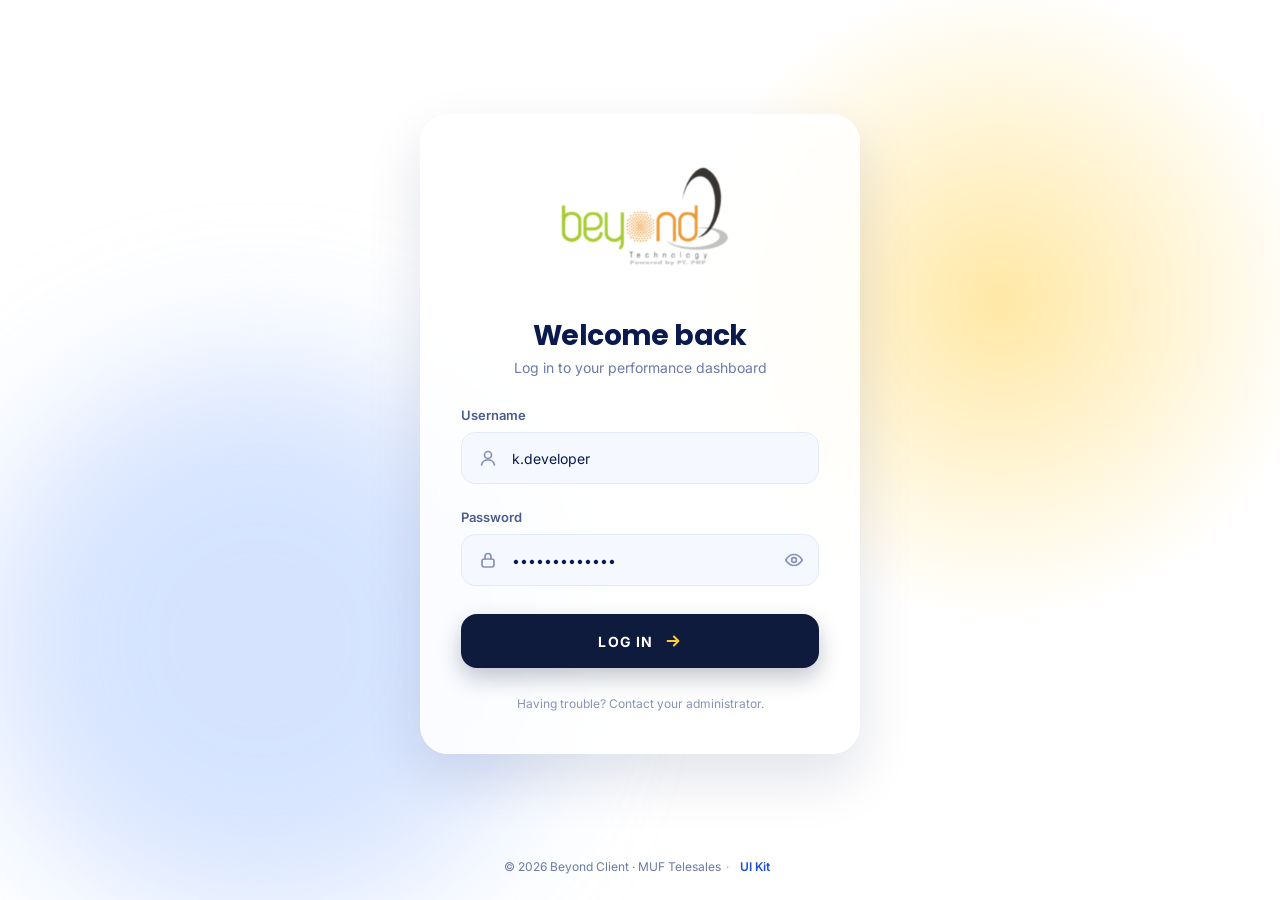
<file: index.html>
<!doctype html>
<html lang="en">
<head>
<meta charset="utf-8">
<meta name="viewport" content="width=device-width, initial-scale=1, viewport-fit=cover">
<title>Beyond Client — MUF Telesales Dashboard</title>
<meta name="description" content="Beyond Client performance dashboard for MUF Telesales.">
<meta name="theme-color" content="#0F1B3D">
<link rel="icon" href="data:image/svg+xml,%3Csvg xmlns='http://www.w3.org/2000/svg' viewBox='0 0 36 36'%3E%3Cdefs%3E%3ClinearGradient id='g' x1='0' y1='0' x2='1' y2='1'%3E%3Cstop offset='0' stop-color='%23FFE27A'/%3E%3Cstop offset='1' stop-color='%23FFB800'/%3E%3C/linearGradient%3E%3C/defs%3E%3Crect width='36' height='36' rx='11' fill='url(%23g)'/%3E%3Ctext x='18' y='25' font-family='Poppins,Arial' font-weight='700' font-size='20' text-anchor='middle' fill='%230F1B3D'%3EB%3C/text%3E%3C/svg%3E">
<link rel="preconnect" href="https://fonts.googleapis.com">
<link rel="preconnect" href="https://fonts.gstatic.com" crossorigin>
<link href="https://fonts.googleapis.com/css2?family=Inter:wght@400;500;600;700&family=Poppins:wght@600;700&display=swap" rel="stylesheet">
<link rel="stylesheet" href="styles.css">
</head>
<body>

<!-- ============ LOGIN ============ -->
<main id="login" class="login">
  <div class="glow glow-a" aria-hidden="true"></div>
  <div class="glow glow-b" aria-hidden="true"></div>
  <section class="login-card" id="loginCard" aria-labelledby="loginTitle">
    <img class="login-art" src="assets/login-art.png" width="192" height="136" alt="">
    <div class="login-head">
      <h1 id="loginTitle">Welcome back</h1>
      <p>Log in to your performance dashboard</p>
    </div>
    <form class="login-form" id="loginForm" novalidate>
      <div class="field">
        <label for="user">Username</label>
        <div class="input" id="userBox">
          <svg viewBox="0 0 20 20" fill="none" stroke="currentColor" stroke-width="1.7" stroke-linecap="round" stroke-linejoin="round" aria-hidden="true"><circle cx="10" cy="7" r="3.5"/><path d="M3.5 17c.6-3.2 3.2-5 6.5-5s5.9 1.8 6.5 5"/></svg>
          <input id="user" name="user" type="text" autocomplete="username" placeholder="Enter your username" value="k.developer" spellcheck="false">
        </div>
        <div class="field-err" id="userErr" role="alert"></div>
      </div>
      <div class="field">
        <label for="pass">Password</label>
        <div class="input" id="passBox">
          <svg viewBox="0 0 20 20" fill="none" stroke="currentColor" stroke-width="1.7" stroke-linecap="round" stroke-linejoin="round" aria-hidden="true"><rect x="4" y="9" width="12" height="8" rx="2.2"/><path d="M7 9V6.5a3 3 0 0 1 6 0V9"/></svg>
          <input id="pass" name="pass" type="password" autocomplete="current-password" placeholder="Enter your password" value="demo-password">
          <button type="button" class="eye" id="eye" aria-label="Show password" aria-pressed="false">
            <svg id="eyeIco" width="18" height="18" viewBox="0 0 20 20" fill="none" stroke="currentColor" stroke-width="1.7" stroke-linecap="round" stroke-linejoin="round" aria-hidden="true"><path d="M1.8 10S5 4.5 10 4.5 18.2 10 18.2 10 15 15.5 10 15.5 1.8 10 1.8 10Z"/><circle cx="10" cy="10" r="2.4"/></svg>
          </button>
        </div>
        <div class="field-err" id="passErr" role="alert"></div>
      </div>
      <button class="btn-login" id="loginBtn" type="submit">
        <span class="spin" aria-hidden="true"></span>
        <span id="loginLbl">LOG IN</span>
        <svg class="arr" viewBox="0 0 20 20" fill="none" stroke="currentColor" stroke-width="2.2" stroke-linecap="round" stroke-linejoin="round" aria-hidden="true"><path d="M4 10h12M11 5l5 5-5 5"/></svg>
      </button>
    </form>
    <p class="login-help">Having trouble? Contact your administrator.</p>
  </section>
  <footer class="login-foot">© 2026 Beyond Client · MUF Telesales <span class="foot-sep" aria-hidden="true">·</span> <a class="foot-link" href="ui-kit.html">UI Kit</a></footer>
</main>

<!-- ============ LOADING SKELETON (full screen) ============ -->
<div id="skScreen" class="page" hidden>
  <div class="glow glow-sun" aria-hidden="true"></div>
  <div class="glow glow-cyan" aria-hidden="true"></div>
  <div class="shell" id="skInner" role="status" aria-label="Loading dashboard"></div>
</div>

<!-- ============ DASHBOARD ============ -->
<div id="app" class="page" hidden>
  <div class="glow glow-sun" aria-hidden="true"></div>
  <div class="glow glow-cyan" aria-hidden="true"></div>
  <div class="glow glow-sun2" aria-hidden="true"></div>

  <div class="shell">
    <header class="nav">
      <div class="brand">
        <div class="logo" aria-hidden="true">B</div>
        <div class="brand-t">
          <div class="brand-n">Beyond Client</div>
          <div class="brand-s">MUF Telesales Dashboard</div>
        </div>
      </div>
      <div class="nav-right">
        <div class="pill opt"><span class="dot"></span><span>LAST UPDATE : 14:03:29</span></div>
        <div class="pill opt opt2">MUF</div>
        <div class="anchor" id="dateAnchor">
          <button class="pill num" id="dateBtn" aria-haspopup="dialog" aria-expanded="false" aria-label="Choose date">2026-11-03</button>
        </div>
        <div class="anchor" id="campAnchor">
          <button class="pill" id="campBtn" aria-haspopup="menu" aria-expanded="false">
            <span id="campLbl">MUF TELESALES</span>
            <svg class="chev" viewBox="0 0 16 16" fill="none" stroke="currentColor" stroke-width="2" stroke-linecap="round" stroke-linejoin="round" aria-hidden="true"><path d="M3.5 6l4.5 4.5L12.5 6"/></svg>
          </button>
        </div>
        <button class="btn-logout" id="logoutBtn">
          <svg viewBox="0 0 16 16" fill="none" stroke="currentColor" stroke-width="1.8" stroke-linecap="round" stroke-linejoin="round" aria-hidden="true"><path d="M6.5 2.5h-2a1.5 1.5 0 0 0-1.5 1.5v8a1.5 1.5 0 0 0 1.5 1.5h2M10 5l3 3-3 3M13 8H6.5"/></svg>
          Logout
        </button>
      </div>
    </header>

    <div class="ph">
      <div class="ph-l">
        <div class="eyebrow" id="eyebrow">TUESDAY, 3 NOVEMBER 2026</div>
        <h1 class="title">Performance Overview</h1>
      </div>
      <div class="tabs" id="tabs" role="tablist" aria-label="Team leader">
        <span class="tab-ind" id="tabInd" aria-hidden="true"></span>
        <button class="tab" role="tab" aria-selected="true" data-tab="0">Summary</button>
        <button class="tab" role="tab" aria-selected="false" data-tab="1">TL 1</button>
        <button class="tab" role="tab" aria-selected="false" data-tab="2">TL 2</button>
        <button class="tab" role="tab" aria-selected="false" data-tab="3">TL 3</button>
      </div>
    </div>

    <div class="content" id="content"></div>

    <footer class="foot">
      <span>© 2026 Beyond Client · MUF Telesales <span class="foot-sep" aria-hidden="true">·</span> <a class="foot-link" href="ui-kit.html?from=dashboard">UI Kit</a></span>
      <span id="footR">Data updated 14:03:29 · TL_Developer</span>
    </footer>
  </div>
</div>

<div id="layer"></div>

<script src="data.js"></script>
<script src="app.js"></script>
</body>
</html>
</file>
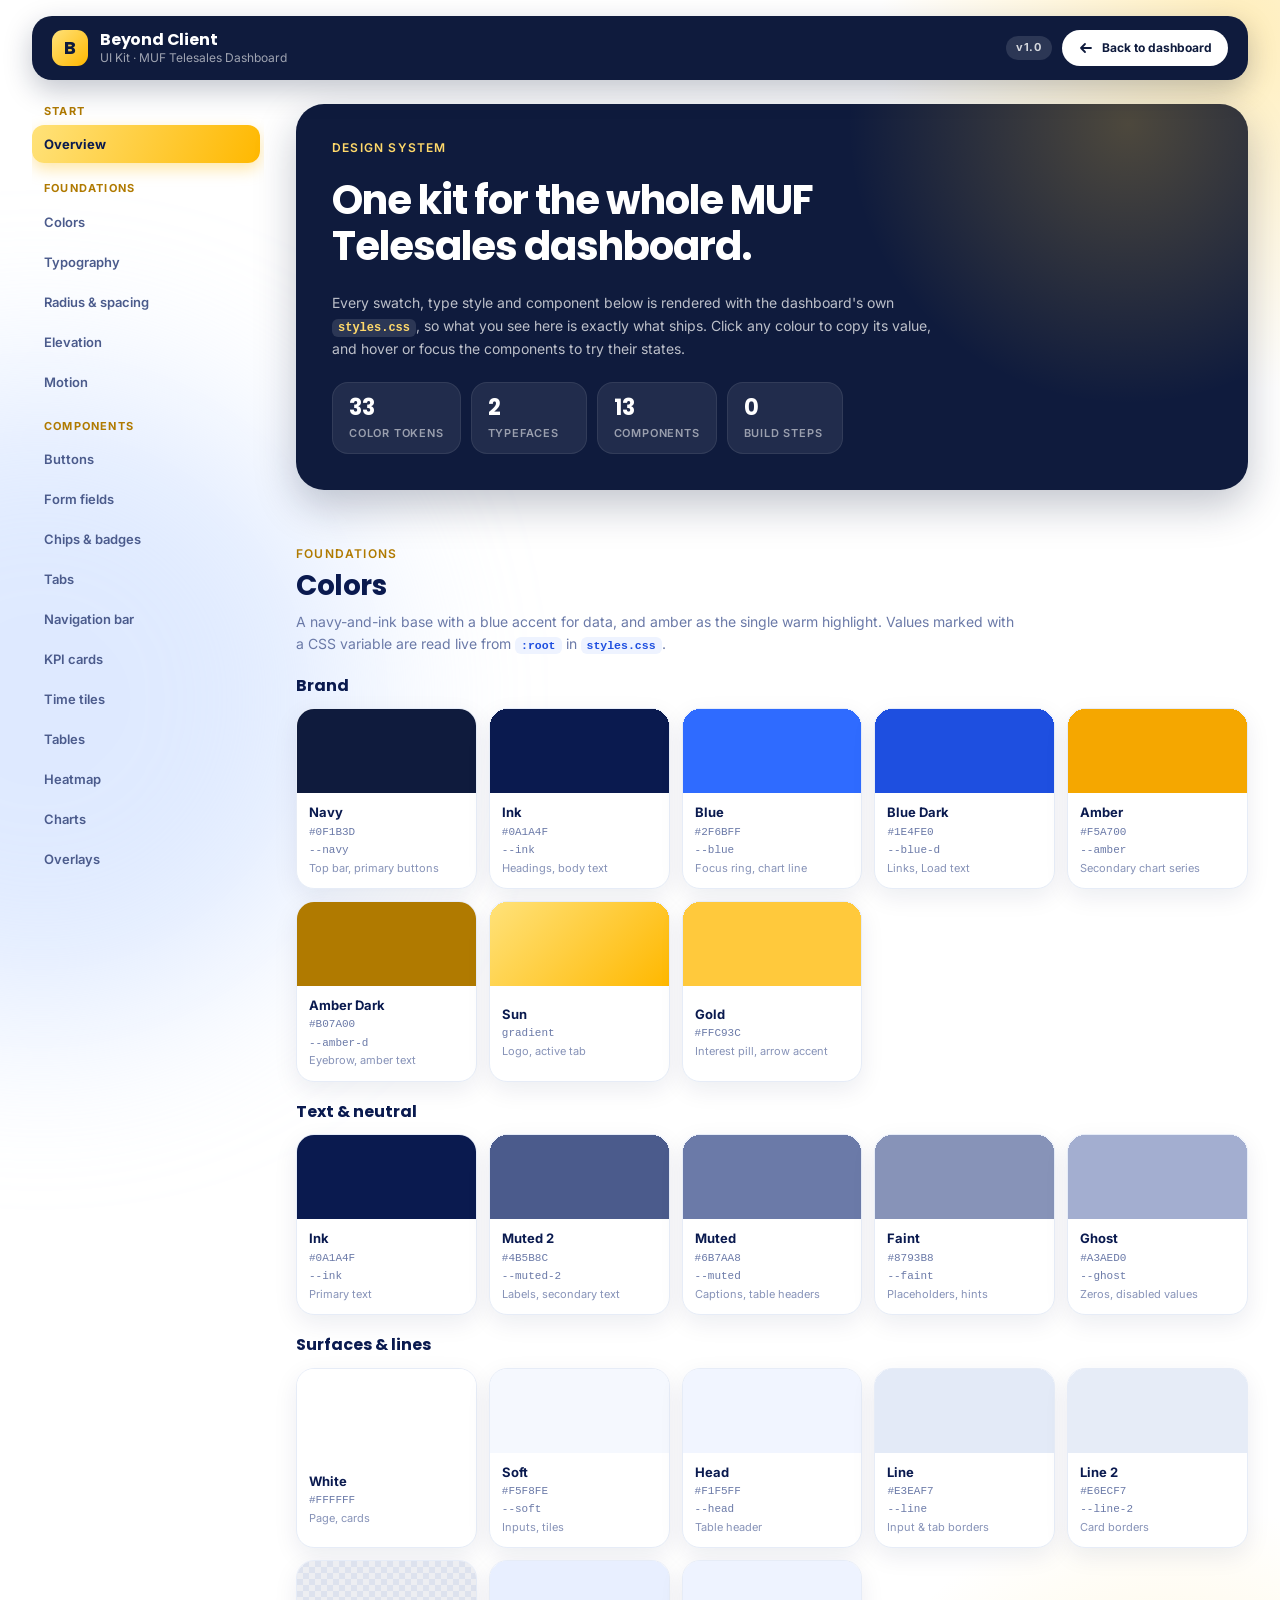
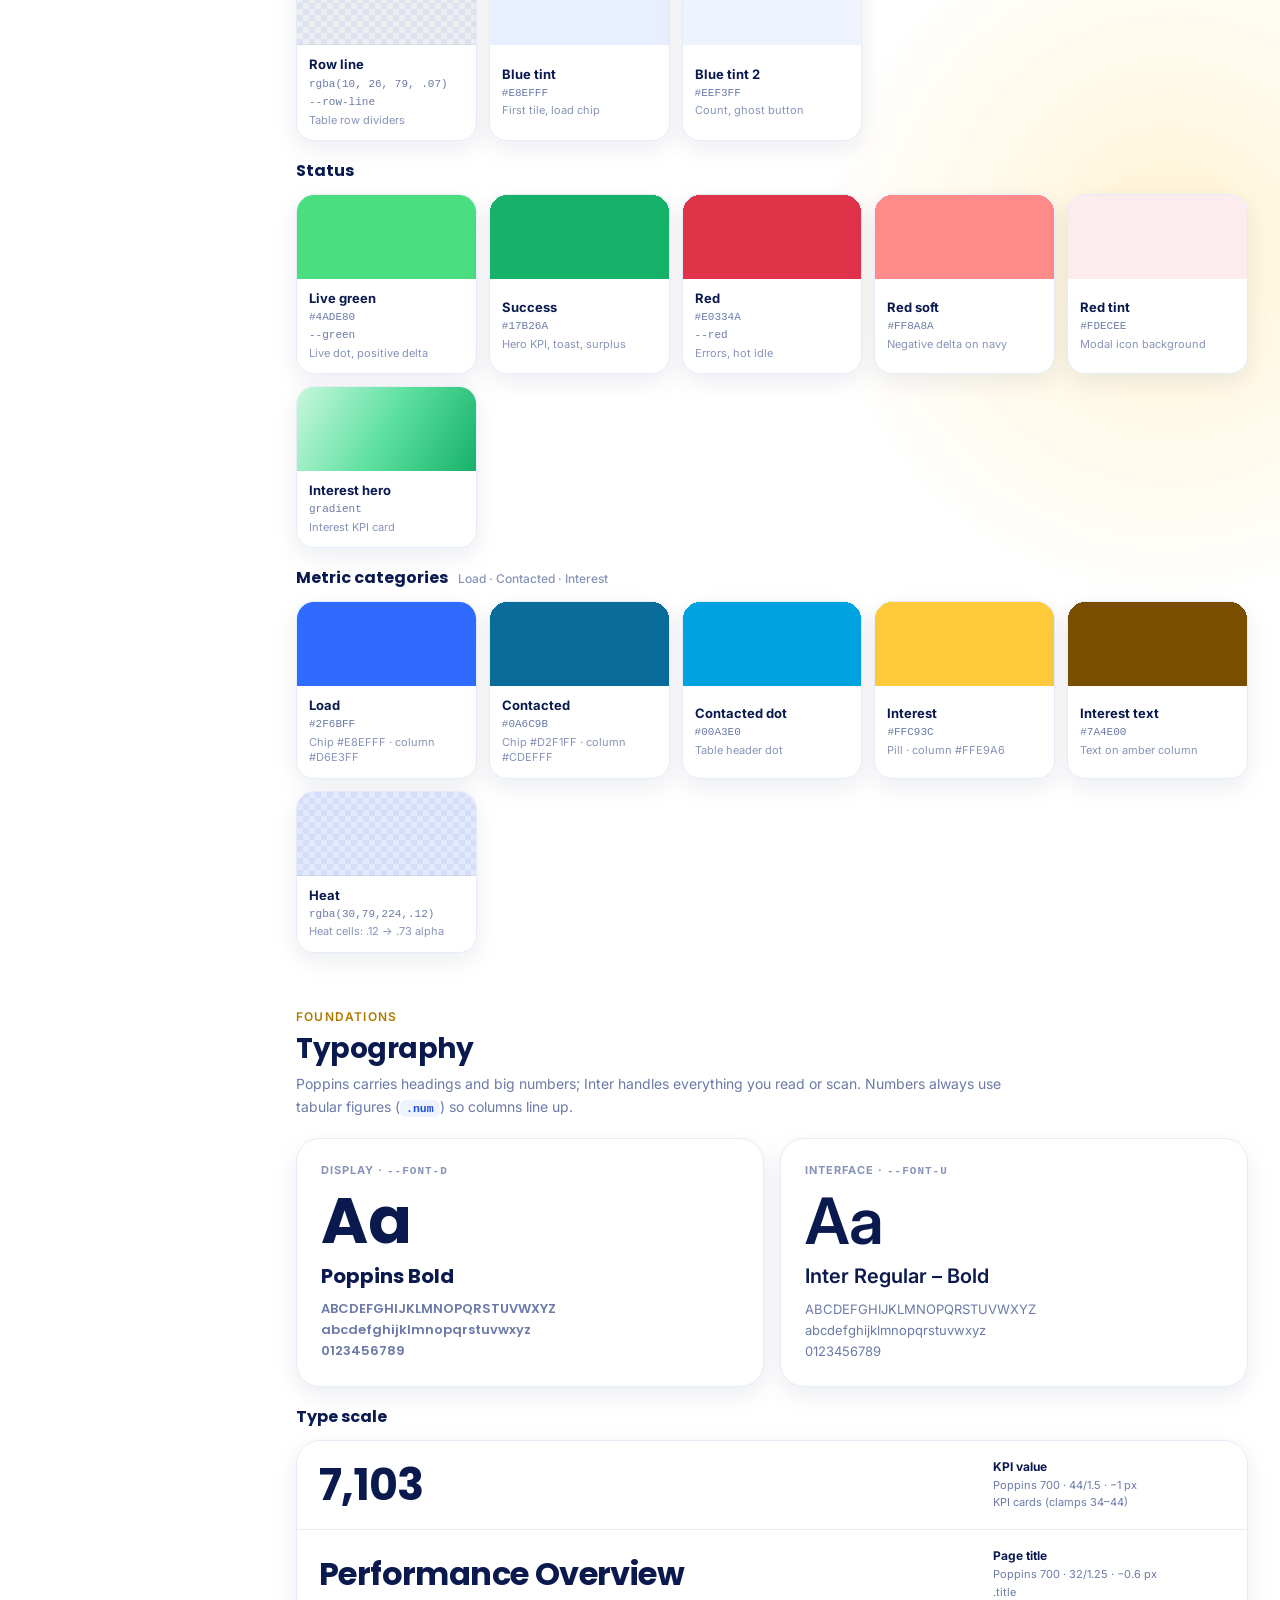
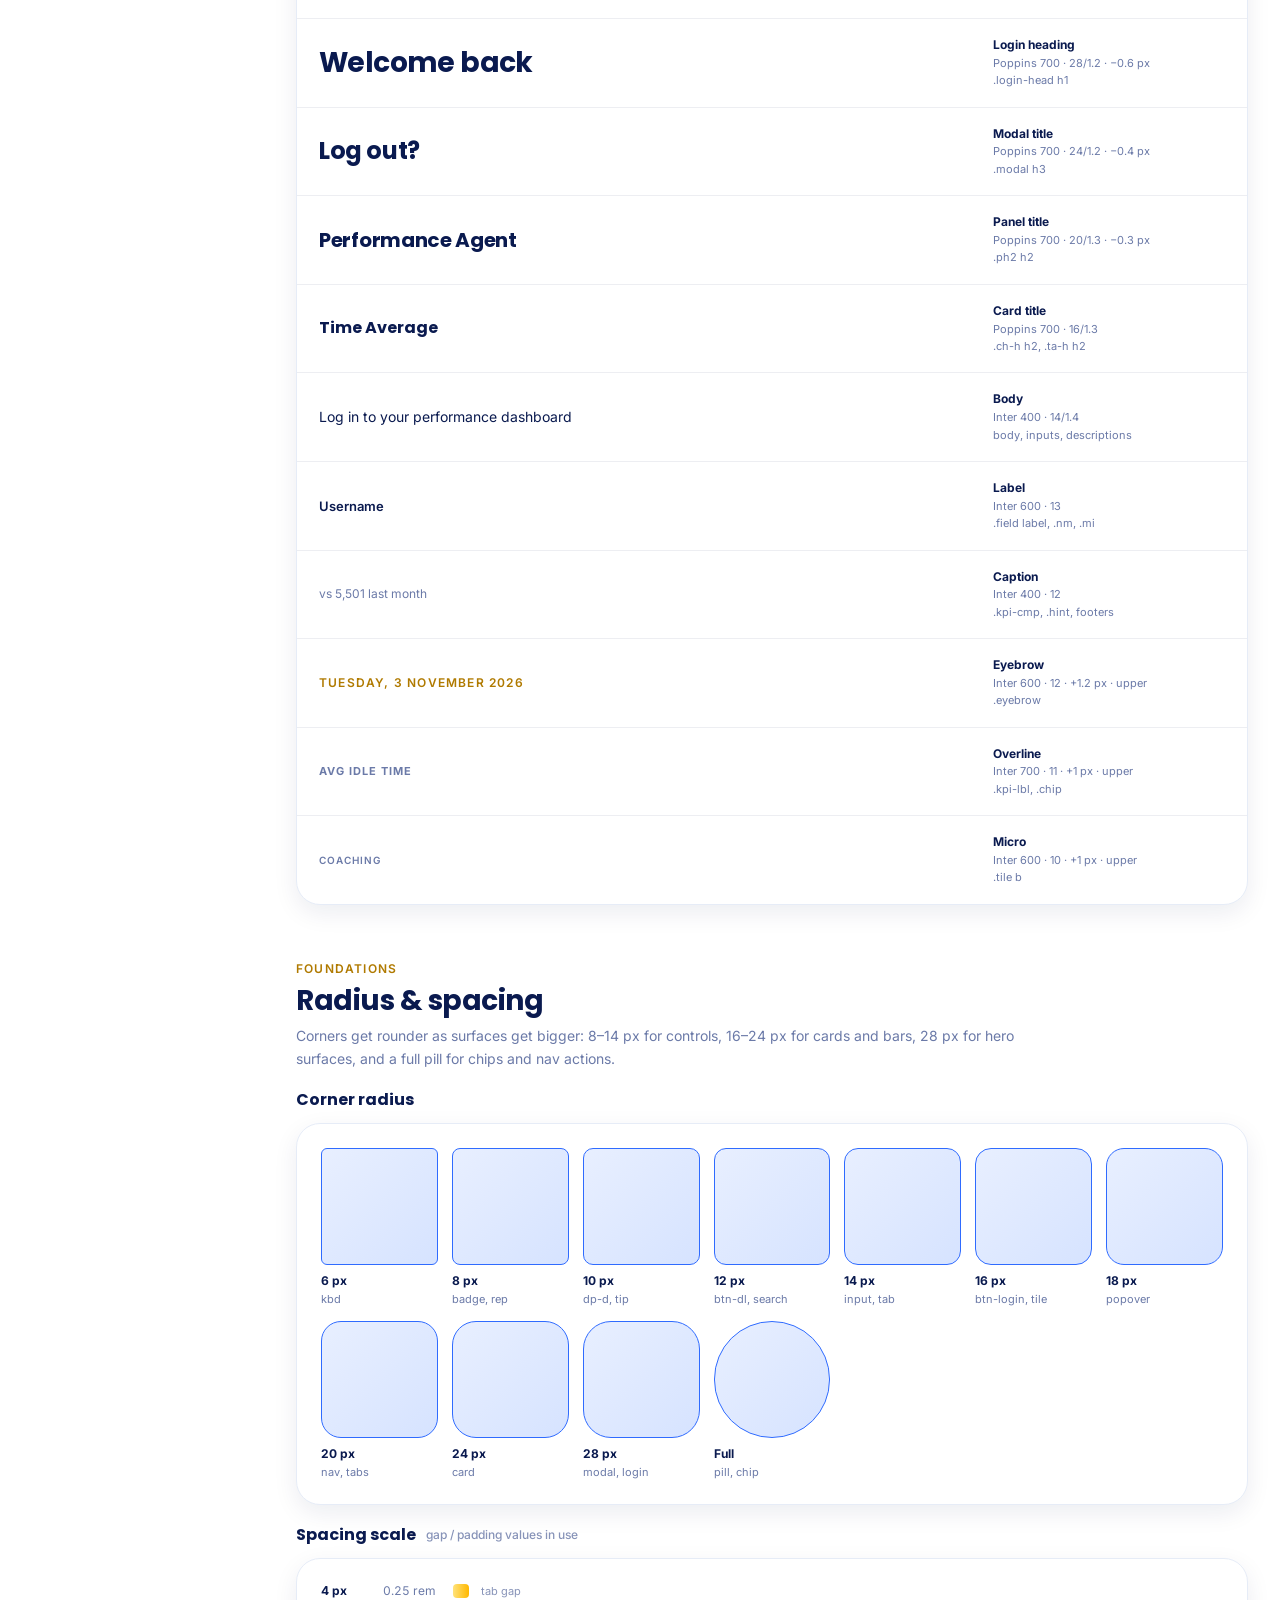
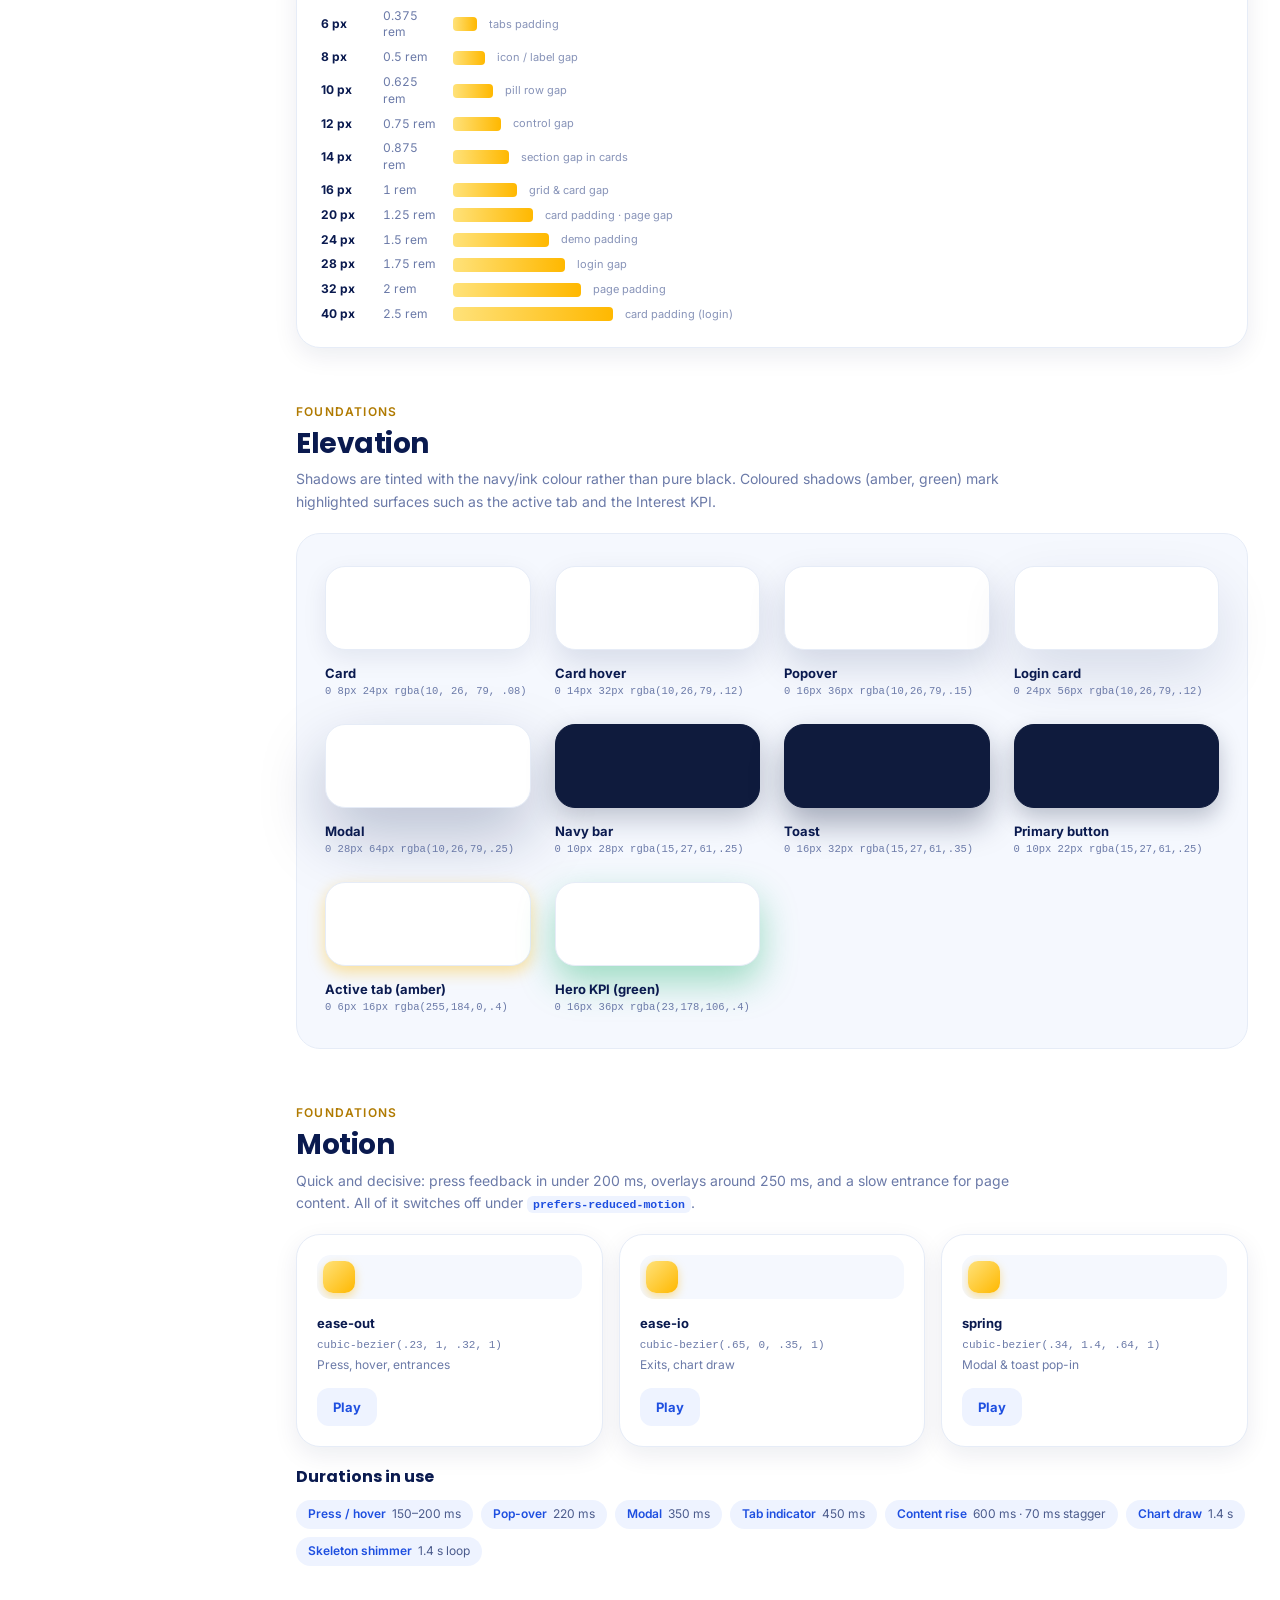
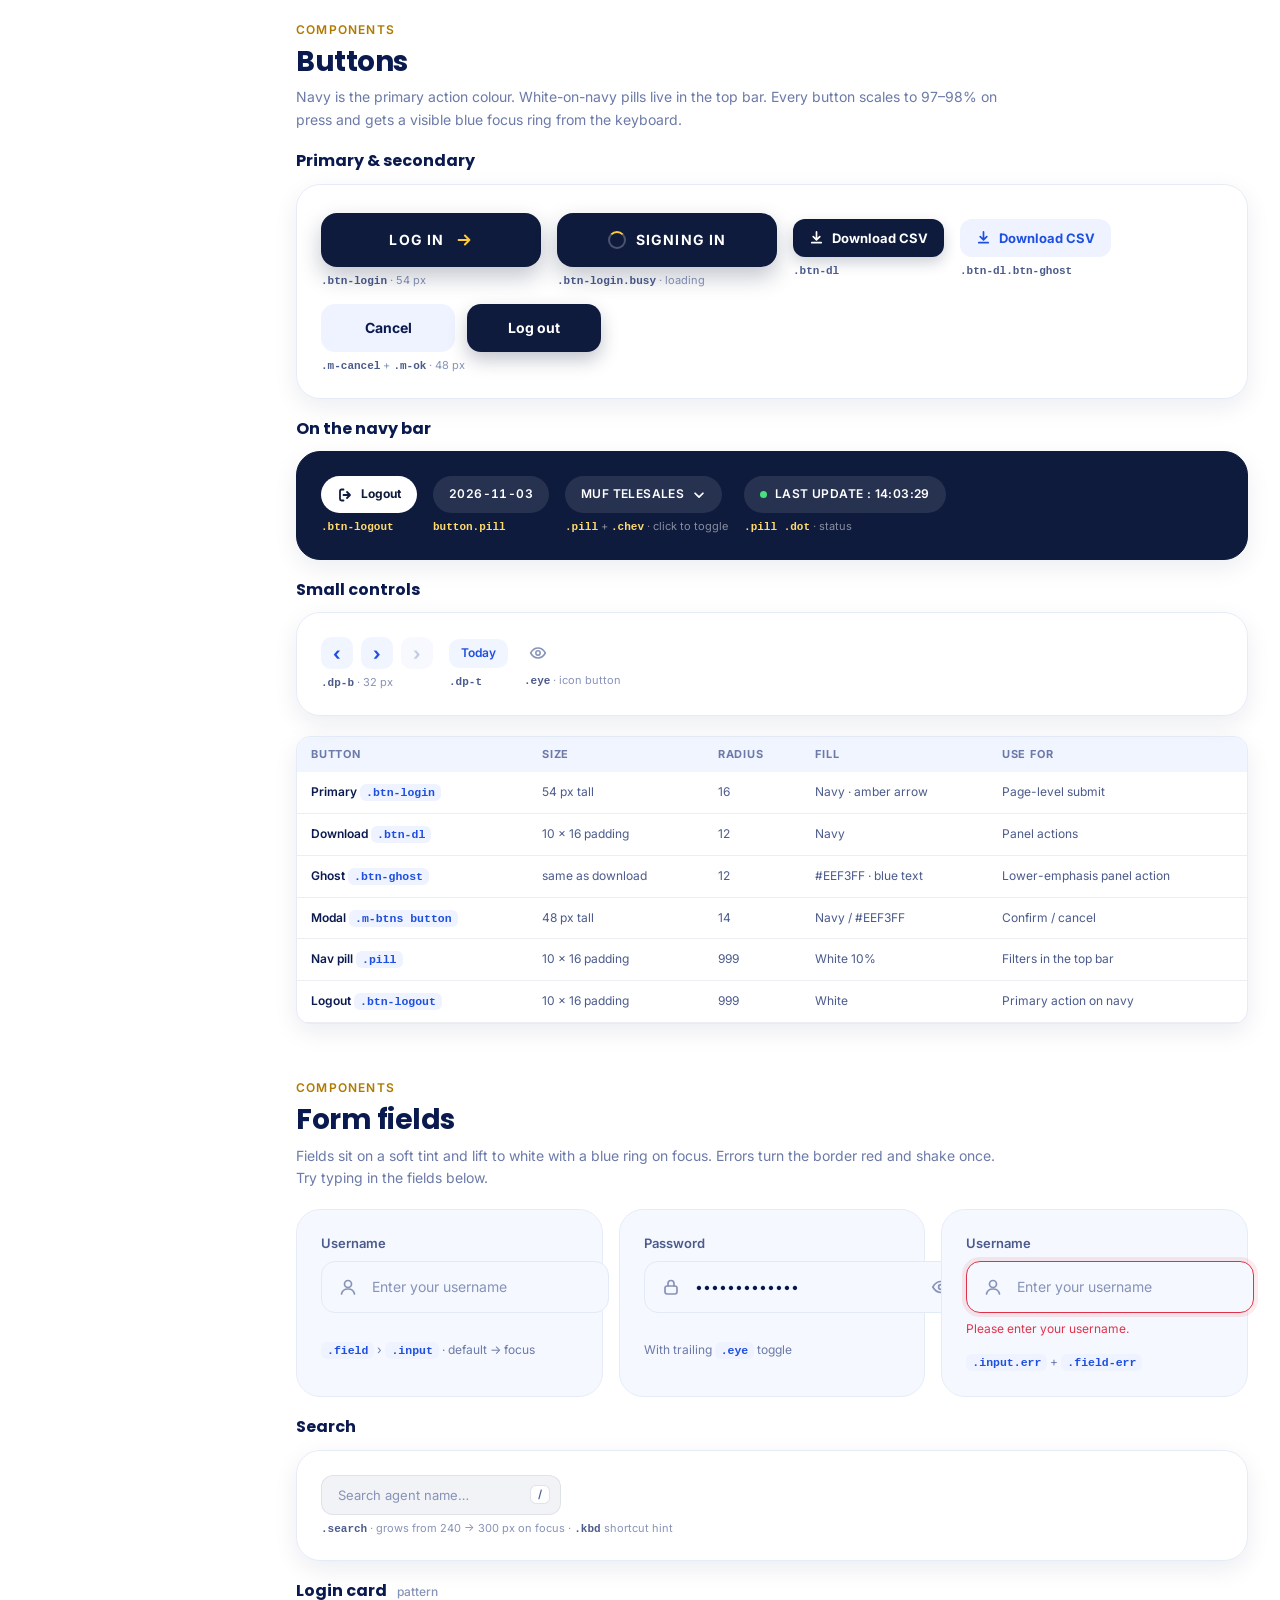
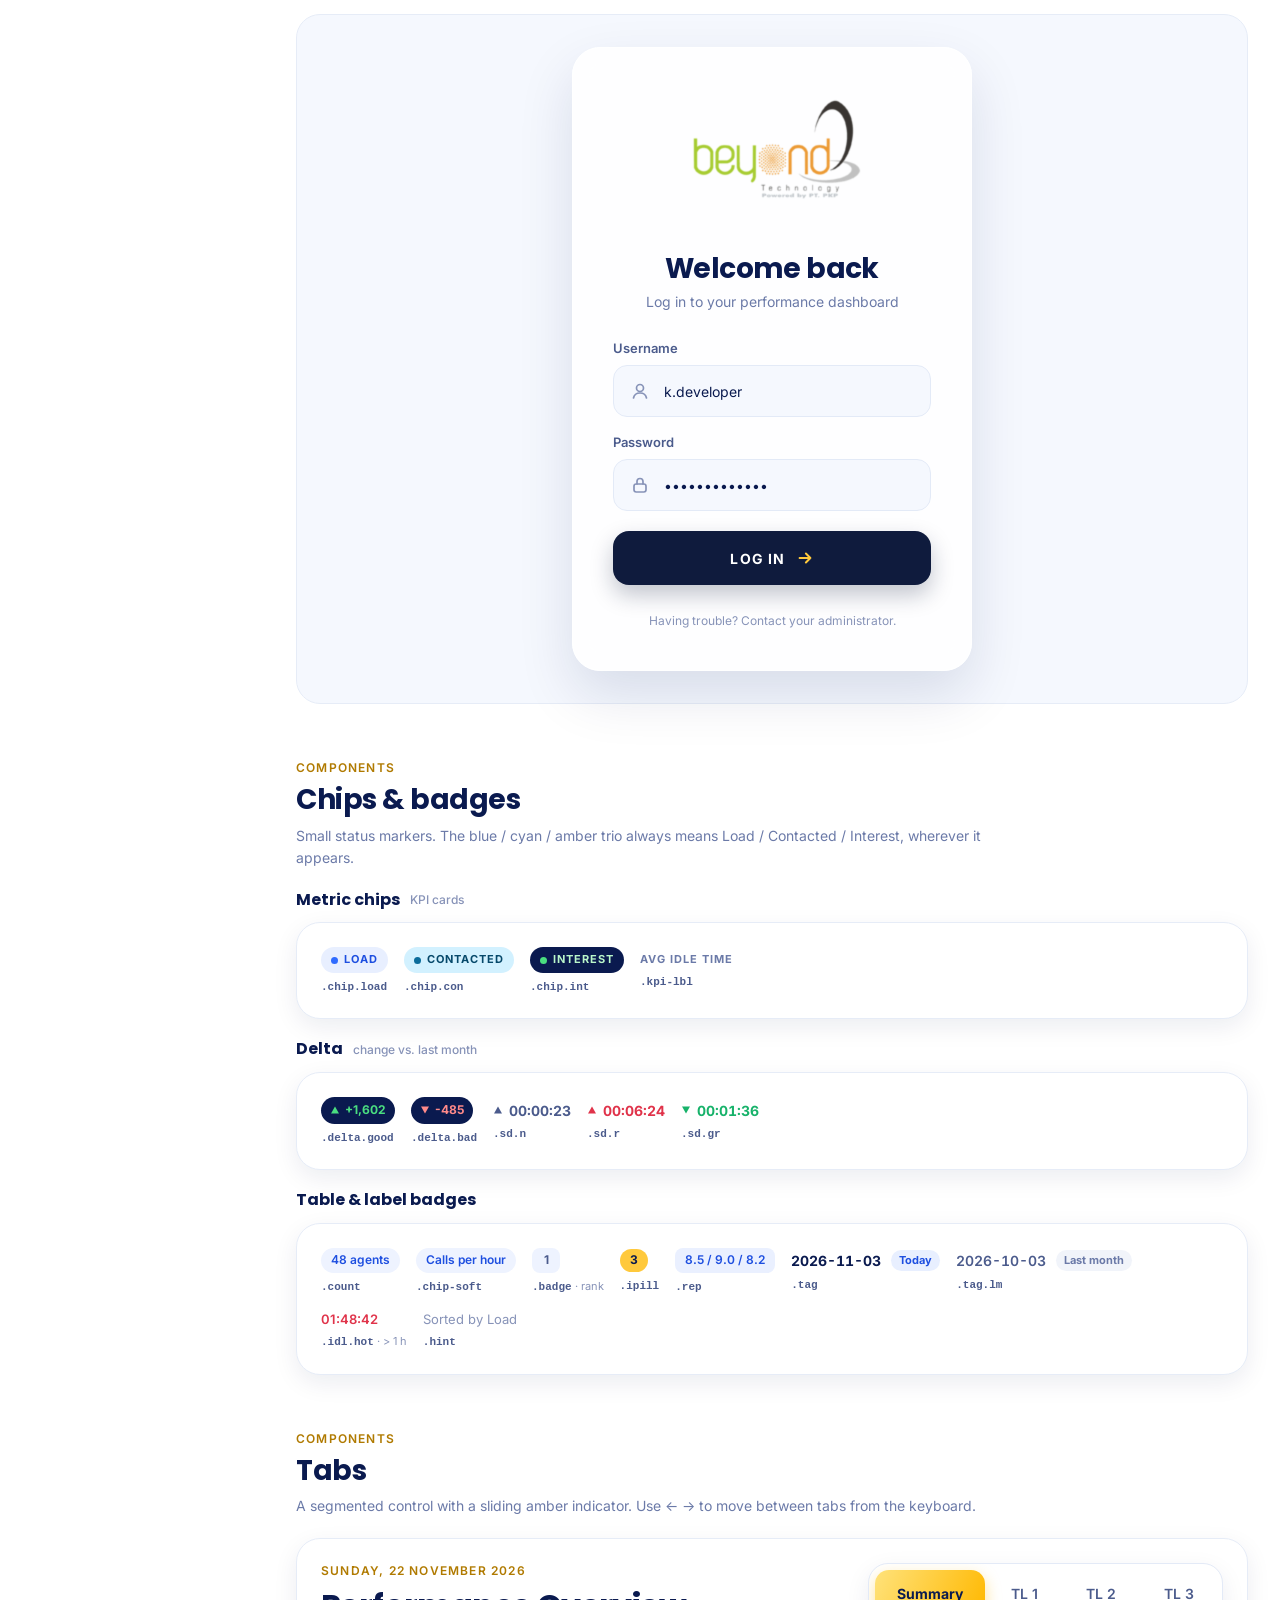
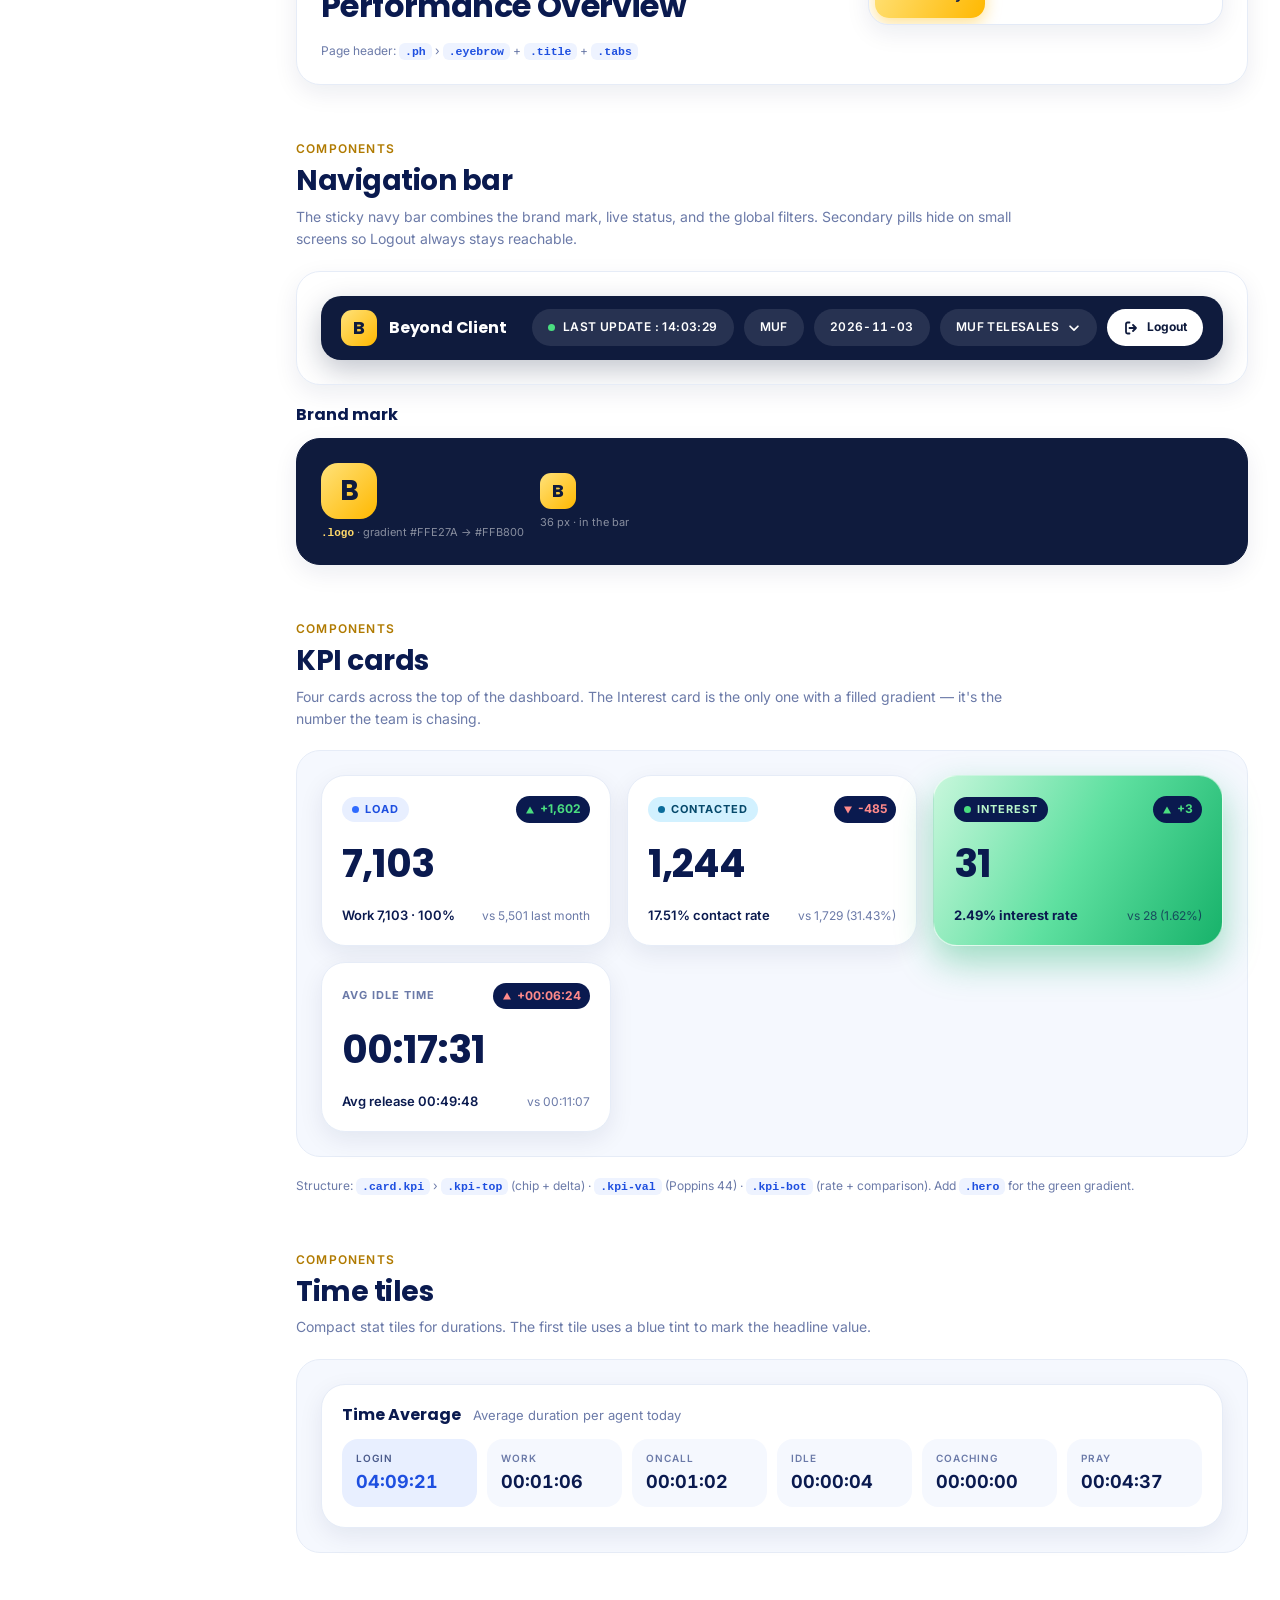
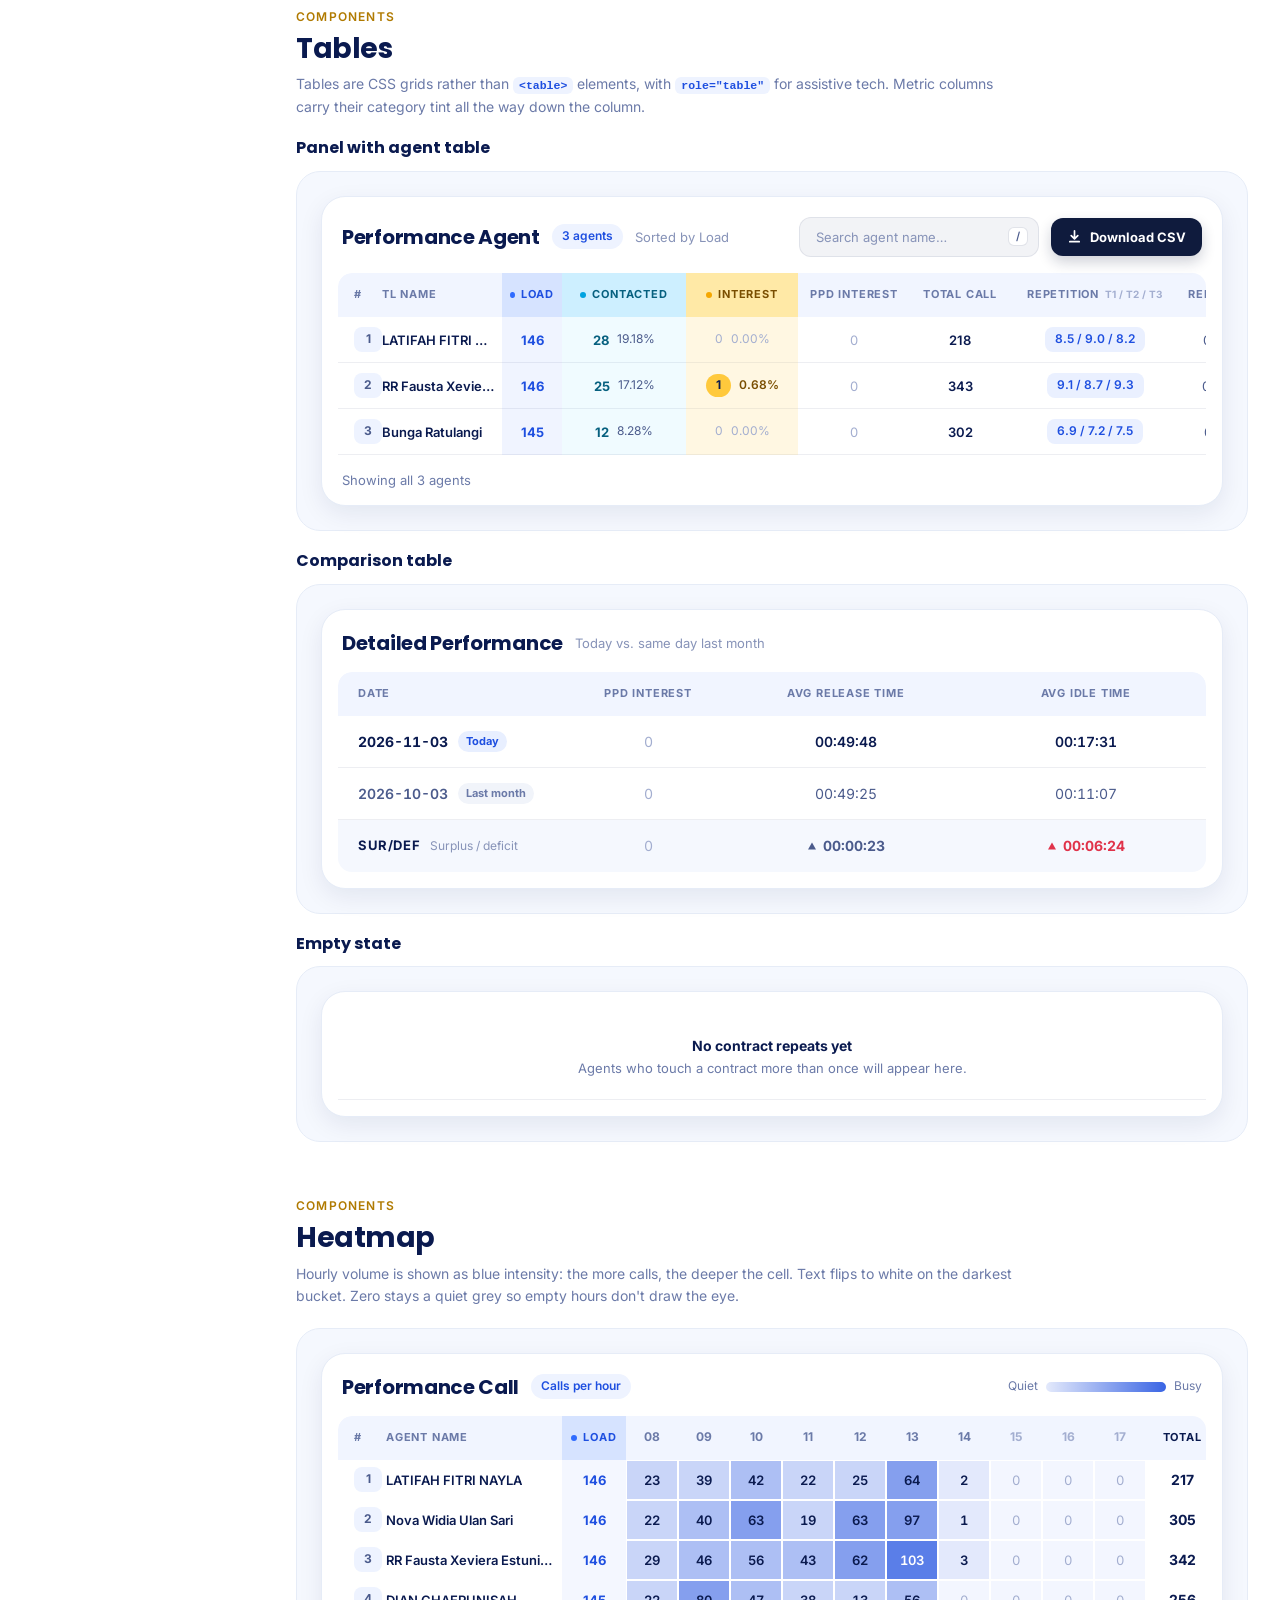
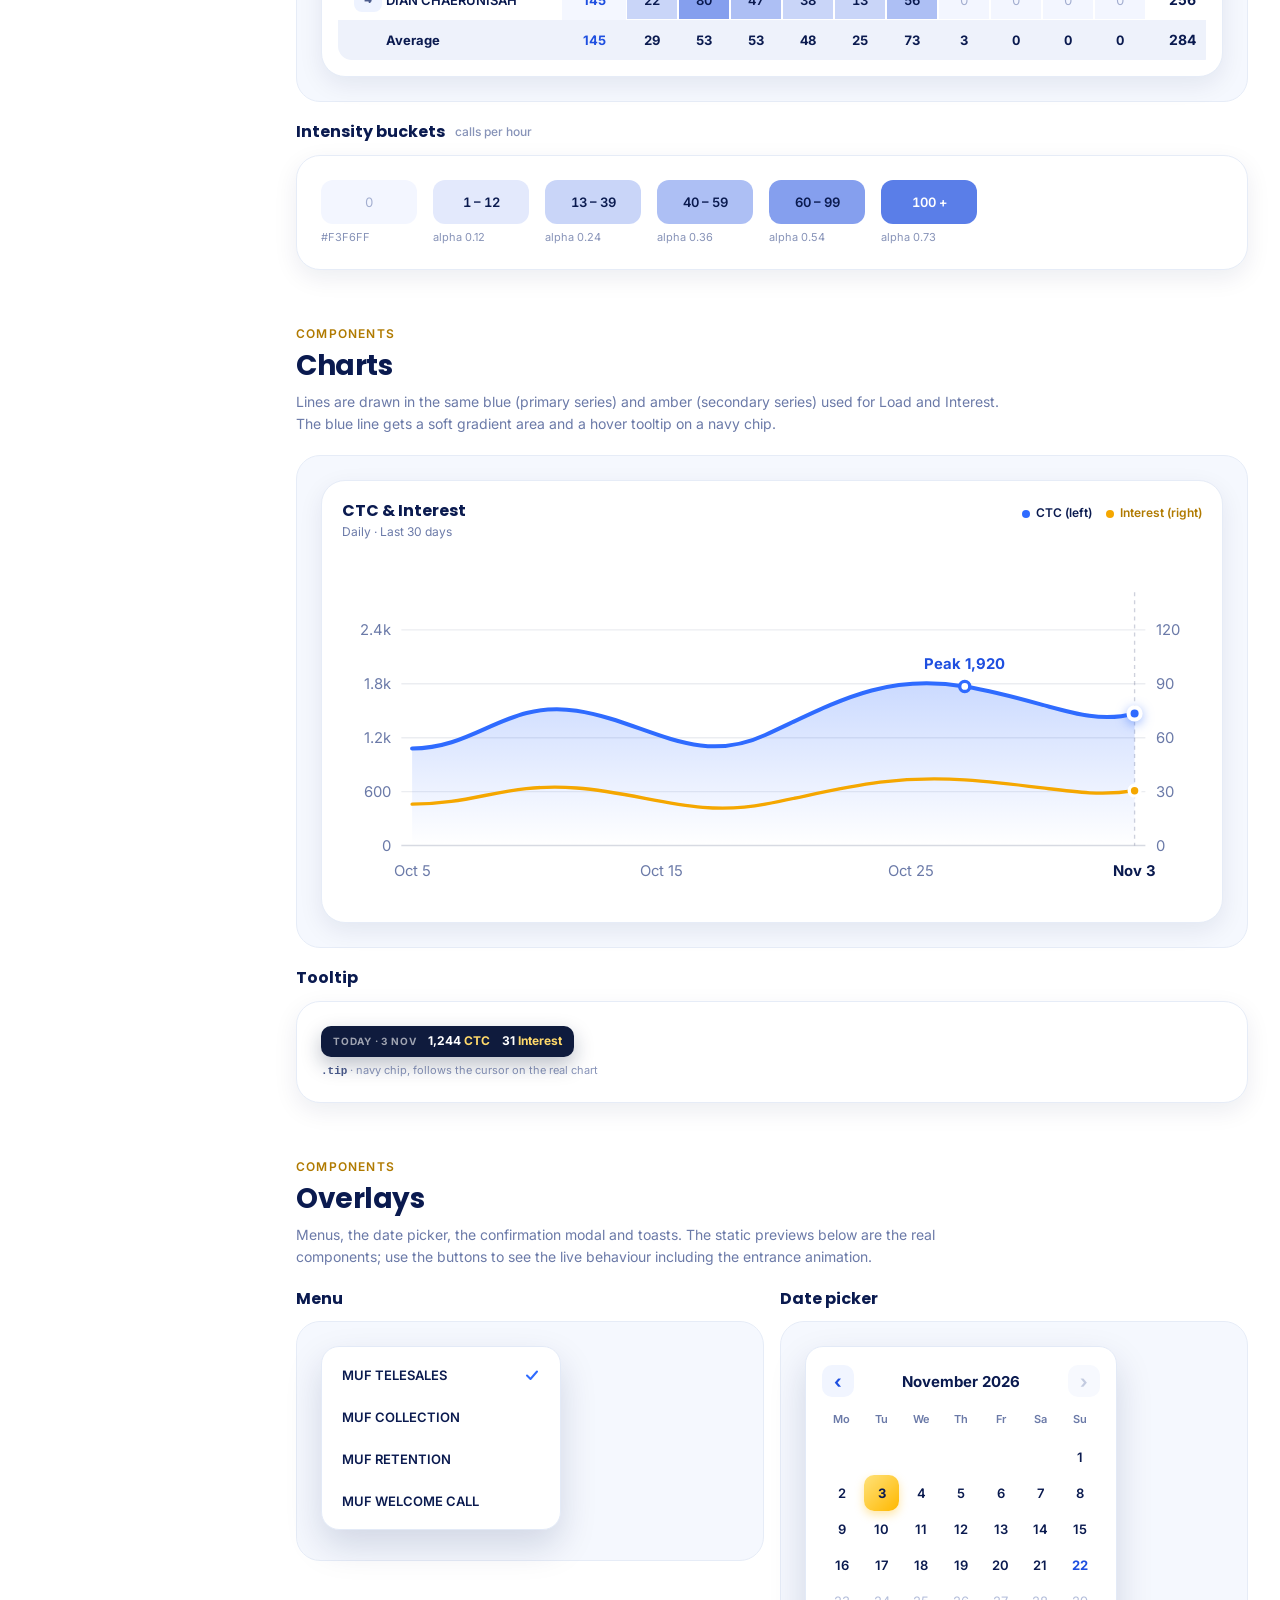
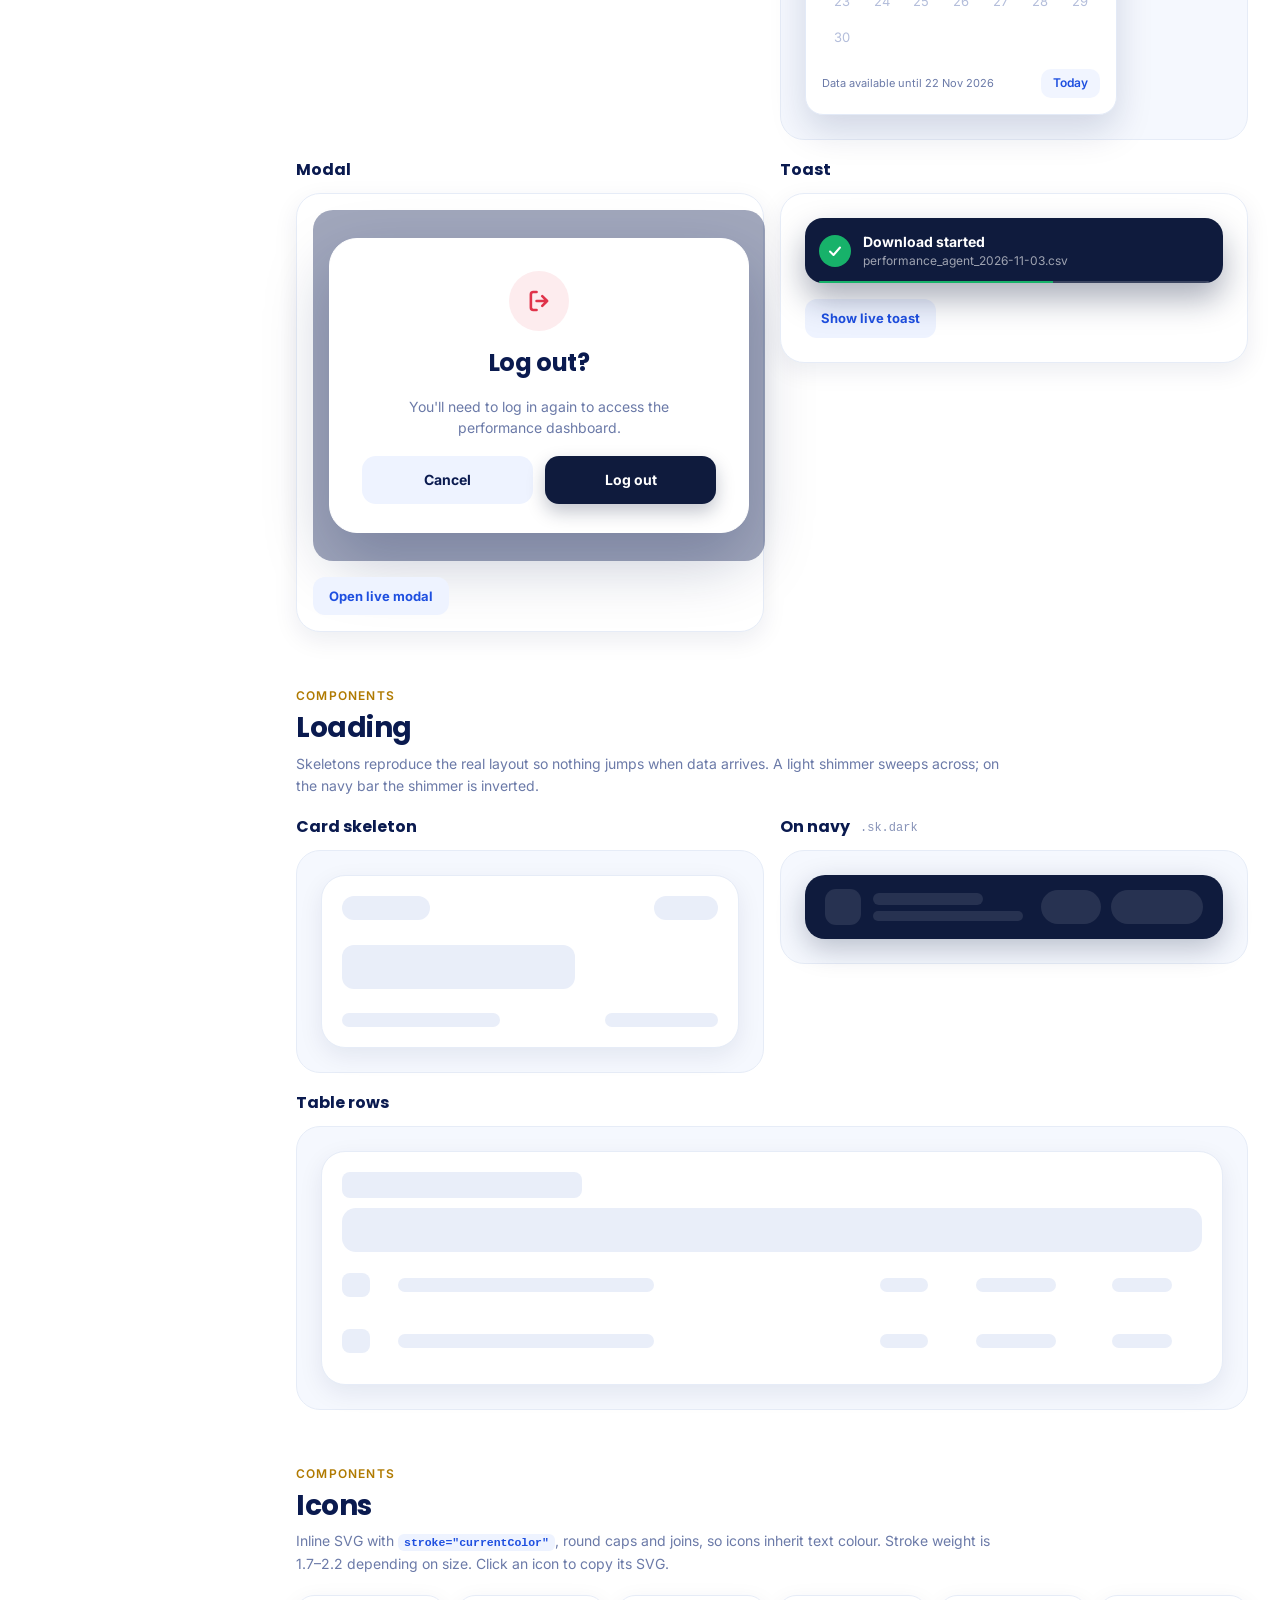
<file: ui-kit.html>
<!doctype html>
<html lang="en">
<head>
<meta charset="utf-8">
<meta name="viewport" content="width=device-width, initial-scale=1, viewport-fit=cover">
<title>UI Kit — Beyond Client · MUF Telesales</title>
<meta name="description" content="UI Kit for the Beyond Client MUF Telesales dashboard: design tokens, typography and every component in one place.">
<meta name="theme-color" content="#0F1B3D">
<link rel="icon" href="data:image/svg+xml,%3Csvg xmlns='http://www.w3.org/2000/svg' viewBox='0 0 36 36'%3E%3Cdefs%3E%3ClinearGradient id='g' x1='0' y1='0' x2='1' y2='1'%3E%3Cstop offset='0' stop-color='%23FFE27A'/%3E%3Cstop offset='1' stop-color='%23FFB800'/%3E%3C/linearGradient%3E%3C/defs%3E%3Crect width='36' height='36' rx='11' fill='url(%23g)'/%3E%3Ctext x='18' y='25' font-family='Poppins,Arial' font-weight='700' font-size='20' text-anchor='middle' fill='%230F1B3D'%3EB%3C/text%3E%3C/svg%3E">
<link rel="preconnect" href="https://fonts.googleapis.com">
<link rel="preconnect" href="https://fonts.gstatic.com" crossorigin>
<link href="https://fonts.googleapis.com/css2?family=Inter:wght@400;500;600;700&family=Poppins:wght@600;700&display=swap" rel="stylesheet">
<link rel="stylesheet" href="styles.css">
<link rel="stylesheet" href="ui-kit.css">
</head>
<body class="kit">
<div class="kit-page">
  <div class="glow glow-sun" aria-hidden="true"></div>
  <div class="glow glow-cyan" aria-hidden="true"></div>
  <div class="glow glow-sun2" aria-hidden="true"></div>

  <div class="kit-shell">
    <header class="nav kit-bar">
      <div class="brand">
        <div class="logo" aria-hidden="true">B</div>
        <div class="brand-t">
          <div class="brand-n">Beyond Client</div>
          <div class="brand-s">UI Kit · MUF Telesales Dashboard</div>
        </div>
      </div>
      <div class="nav-right">
        <span class="kit-ver">v1.0</span>
        <a class="btn-logout kit-back" id="kitBack" href="index.html">
          <svg viewBox="0 0 16 16" fill="none" stroke="currentColor" stroke-width="1.8" stroke-linecap="round" stroke-linejoin="round" aria-hidden="true"><path d="M13 8H3M7 4 3 8l4 4"/></svg>
          Back to dashboard
        </a>
      </div>
    </header>

    <div class="kit-grid">
      <!-- ============ SIDEBAR ============ -->
      <aside class="kit-side" aria-label="UI Kit sections">
        <div>
          <h4>Start</h4>
          <nav><a href="#overview">Overview</a></nav>
        </div>
        <div>
          <h4>Foundations</h4>
          <nav>
            <a href="#colors">Colors</a>
            <a href="#typography">Typography</a>
            <a href="#shape">Radius &amp; spacing</a>
            <a href="#elevation">Elevation</a>
            <a href="#motion">Motion</a>
          </nav>
        </div>
        <div>
          <h4>Components</h4>
          <nav>
            <a href="#buttons">Buttons</a>
            <a href="#forms">Form fields</a>
            <a href="#badges">Chips &amp; badges</a>
            <a href="#tabs">Tabs</a>
            <a href="#navigation">Navigation bar</a>
            <a href="#kpi">KPI cards</a>
            <a href="#tiles">Time tiles</a>
            <a href="#tables">Tables</a>
            <a href="#heatmap">Heatmap</a>
            <a href="#charts">Charts</a>
            <a href="#overlays">Overlays</a>
            <a href="#loading">Loading</a>
            <a href="#icons">Icons</a>
          </nav>
        </div>
      </aside>

      <main class="kit-main" id="main">

        <!-- ============ OVERVIEW ============ -->
        <section class="kit-sec" id="overview">
          <div class="kit-hero">
            <div class="eyebrow">Design system</div>
            <h1>One kit for the whole MUF Telesales dashboard.</h1>
            <p>Every swatch, type style and component below is rendered with the dashboard's own <code>styles.css</code>, so what you see here is exactly what ships. Click any colour to copy its value, and hover or focus the components to try their states.</p>
            <div class="kit-stats" id="kitStats">
              <div class="kit-stat"><b data-stat="colors">–</b><span>Color tokens</span></div>
              <div class="kit-stat"><b>2</b><span>Typefaces</span></div>
              <div class="kit-stat"><b>13</b><span>Components</span></div>
              <div class="kit-stat"><b>0</b><span>Build steps</span></div>
            </div>
          </div>
        </section>

        <!-- ============ COLORS ============ -->
        <section class="kit-sec" id="colors">
          <header>
            <div class="eyebrow">Foundations</div>
            <h2>Colors</h2>
            <p>A navy-and-ink base with a blue accent for data, and amber as the single warm highlight. Values marked with a CSS variable are read live from <code>:root</code> in <code>styles.css</code>.</p>
          </header>
          <div class="kit-sub"><h3>Brand</h3><div class="kit-swatches" data-sw="brand"></div></div>
          <div class="kit-sub"><h3>Text &amp; neutral</h3><div class="kit-swatches" data-sw="text"></div></div>
          <div class="kit-sub"><h3>Surfaces &amp; lines</h3><div class="kit-swatches" data-sw="surface"></div></div>
          <div class="kit-sub"><h3>Status</h3><div class="kit-swatches" data-sw="status"></div></div>
          <div class="kit-sub"><h3>Metric categories <small>Load · Contacted · Interest</small></h3><div class="kit-swatches" data-sw="metric"></div></div>
        </section>

        <!-- ============ TYPOGRAPHY ============ -->
        <section class="kit-sec" id="typography">
          <header>
            <div class="eyebrow">Foundations</div>
            <h2>Typography</h2>
            <p>Poppins carries headings and big numbers; Inter handles everything you read or scan. Numbers always use tabular figures (<code>.num</code>) so columns line up.</p>
          </header>
          <div class="ty-fonts">
            <div class="ty-font">
              <span class="kit-label">Display · <code style="font-size:11px">--font-d</code></span>
              <div class="aa" style="font-family:var(--font-d);font-weight:700">Aa</div>
              <div style="font:700 20px/1.3 var(--font-d);color:var(--ink)">Poppins Bold</div>
              <div class="gl" style="font-family:var(--font-d);font-weight:600">ABCDEFGHIJKLMNOPQRSTUVWXYZ<br>abcdefghijklmnopqrstuvwxyz<br>0123456789</div>
            </div>
            <div class="ty-font">
              <span class="kit-label">Interface · <code style="font-size:11px">--font-u</code></span>
              <div class="aa" style="font-family:var(--font-u);font-weight:600">Aa</div>
              <div style="font:600 20px/1.3 var(--font-u);color:var(--ink)">Inter Regular – Bold</div>
              <div class="gl">ABCDEFGHIJKLMNOPQRSTUVWXYZ<br>abcdefghijklmnopqrstuvwxyz<br>0123456789</div>
            </div>
          </div>
          <div class="kit-sub">
            <h3>Type scale</h3>
            <div class="kit-demo flush col" id="typeScale"></div>
          </div>
        </section>

        <!-- ============ RADIUS & SPACING ============ -->
        <section class="kit-sec" id="shape">
          <header>
            <div class="eyebrow">Foundations</div>
            <h2>Radius &amp; spacing</h2>
            <p>Corners get rounder as surfaces get bigger: 8–14&nbsp;px for controls, 16–24&nbsp;px for cards and bars, 28&nbsp;px for hero surfaces, and a full pill for chips and nav actions.</p>
          </header>
          <div class="kit-sub"><h3>Corner radius</h3><div class="kit-demo"><div class="rd-grid" id="radiusGrid" style="width:100%"></div></div></div>
          <div class="kit-sub"><h3>Spacing scale <small>gap / padding values in use</small></h3><div class="kit-demo col"><div class="sp-list" id="spacingList"></div></div></div>
        </section>

        <!-- ============ ELEVATION ============ -->
        <section class="kit-sec" id="elevation">
          <header>
            <div class="eyebrow">Foundations</div>
            <h2>Elevation</h2>
            <p>Shadows are tinted with the navy/ink colour rather than pure black. Coloured shadows (amber, green) mark highlighted surfaces such as the active tab and the Interest KPI.</p>
          </header>
          <div class="kit-demo soft"><div class="sh-grid" id="shadowGrid" style="width:100%"></div></div>
        </section>

        <!-- ============ MOTION ============ -->
        <section class="kit-sec" id="motion">
          <header>
            <div class="eyebrow">Foundations</div>
            <h2>Motion</h2>
            <p>Quick and decisive: press feedback in under 200&nbsp;ms, overlays around 250&nbsp;ms, and a slow entrance for page content. All of it switches off under <code>prefers-reduced-motion</code>.</p>
          </header>
          <div class="mo-grid" id="easeGrid"></div>
          <div class="kit-sub">
            <h3>Durations in use</h3>
            <div class="mo-dur">
              <span>Press / hover<em>150–200 ms</em></span>
              <span>Pop-over<em>220 ms</em></span>
              <span>Modal<em>350 ms</em></span>
              <span>Tab indicator<em>450 ms</em></span>
              <span>Content rise<em>600 ms · 70 ms stagger</em></span>
              <span>Chart draw<em>1.4 s</em></span>
              <span>Skeleton shimmer<em>1.4 s loop</em></span>
            </div>
          </div>
        </section>

        <!-- ============ BUTTONS ============ -->
        <section class="kit-sec" id="buttons">
          <header>
            <div class="eyebrow">Components</div>
            <h2>Buttons</h2>
            <p>Navy is the primary action colour. White-on-navy pills live in the top bar. Every button scales to 97–98% on press and gets a visible blue focus ring from the keyboard.</p>
          </header>

          <div class="kit-sub">
            <h3>Primary &amp; secondary</h3>
            <div class="kit-demo">
              <div class="kit-cap"><button class="btn-login" type="button"><span class="spin" aria-hidden="true"></span><span>LOG IN</span><svg class="arr" viewBox="0 0 20 20" fill="none" stroke="currentColor" stroke-width="2.2" stroke-linecap="round" stroke-linejoin="round" aria-hidden="true"><path d="M4 10h12M11 5l5 5-5 5"/></svg></button><small><code>.btn-login</code> · 54 px</small></div>
              <div class="kit-cap"><button class="btn-login busy" type="button" disabled><span class="spin" aria-hidden="true"></span><span>SIGNING IN</span><svg class="arr" viewBox="0 0 20 20" fill="none" stroke="currentColor" stroke-width="2.2" stroke-linecap="round" stroke-linejoin="round" aria-hidden="true"><path d="M4 10h12M11 5l5 5-5 5"/></svg></button><small><code>.btn-login.busy</code> · loading</small></div>
              <div class="kit-cap"><button class="btn-dl" type="button"><svg viewBox="0 0 16 16" fill="none" stroke="currentColor" stroke-width="1.8" stroke-linecap="round" stroke-linejoin="round" aria-hidden="true"><path d="M8 2v8M4.5 7 8 10.5 11.5 7M3 13.5h10"/></svg>Download CSV</button><small><code>.btn-dl</code></small></div>
              <div class="kit-cap"><button class="btn-dl btn-ghost" type="button"><svg viewBox="0 0 16 16" fill="none" stroke="currentColor" stroke-width="1.8" stroke-linecap="round" stroke-linejoin="round" aria-hidden="true"><path d="M8 2v8M4.5 7 8 10.5 11.5 7M3 13.5h10"/></svg>Download CSV</button><small><code>.btn-dl.btn-ghost</code></small></div>
              <div class="kit-cap" style="width:280px"><div class="m-btns" style="width:100%"><button class="m-cancel" type="button">Cancel</button><button class="m-ok" type="button">Log out</button></div><small><code>.m-cancel</code> + <code>.m-ok</code> · 48 px</small></div>
            </div>
          </div>

          <div class="kit-sub">
            <h3>On the navy bar</h3>
            <div class="kit-demo dark">
              <div class="kit-cap"><button class="btn-logout" type="button"><svg viewBox="0 0 16 16" fill="none" stroke="currentColor" stroke-width="1.8" stroke-linecap="round" stroke-linejoin="round" aria-hidden="true"><path d="M6.5 2.5h-2a1.5 1.5 0 0 0-1.5 1.5v8a1.5 1.5 0 0 0 1.5 1.5h2M10 5l3 3-3 3M13 8H6.5"/></svg>Logout</button><small><code>.btn-logout</code></small></div>
              <div class="kit-cap"><button class="pill num" type="button">2026-11-03</button><small><code>button.pill</code></small></div>
              <div class="kit-cap"><button class="pill" type="button" aria-expanded="false" id="pillChev"><span>MUF TELESALES</span><svg class="chev" viewBox="0 0 16 16" fill="none" stroke="currentColor" stroke-width="2" stroke-linecap="round" stroke-linejoin="round" aria-hidden="true"><path d="M3.5 6l4.5 4.5L12.5 6"/></svg></button><small><code>.pill</code> + <code>.chev</code> · click to toggle</small></div>
              <div class="kit-cap"><div class="pill"><span class="dot"></span><span>LAST UPDATE : 14:03:29</span></div><small><code>.pill .dot</code> · status</small></div>
            </div>
          </div>

          <div class="kit-sub">
            <h3>Small controls</h3>
            <div class="kit-demo">
              <div class="kit-cap"><div style="display:flex;gap:8px"><button class="dp-b" type="button" aria-label="Previous month">‹</button><button class="dp-b" type="button" aria-label="Next month">›</button><button class="dp-b" type="button" disabled aria-label="Disabled">›</button></div><small><code>.dp-b</code> · 32 px</small></div>
              <div class="kit-cap"><button class="dp-t" type="button">Today</button><small><code>.dp-t</code></small></div>
              <div class="kit-cap"><button class="eye" type="button" aria-label="Show password"><svg width="18" height="18" viewBox="0 0 20 20" fill="none" stroke="currentColor" stroke-width="1.7" stroke-linecap="round" stroke-linejoin="round" aria-hidden="true"><path d="M1.8 10S5 4.5 10 4.5 18.2 10 18.2 10 15 15.5 10 15.5 1.8 10 1.8 10Z"/><circle cx="10" cy="10" r="2.4"/></svg></button><small><code>.eye</code> · icon button</small></div>
            </div>
          </div>

          <div class="kit-spec-wrap"><table class="kit-spec">
            <thead><tr><th>Button</th><th>Size</th><th>Radius</th><th>Fill</th><th>Use for</th></tr></thead>
            <tbody>
              <tr><td><b>Primary</b> <code>.btn-login</code></td><td>54 px tall</td><td>16</td><td>Navy · amber arrow</td><td>Page-level submit</td></tr>
              <tr><td><b>Download</b> <code>.btn-dl</code></td><td>10 × 16 padding</td><td>12</td><td>Navy</td><td>Panel actions</td></tr>
              <tr><td><b>Ghost</b> <code>.btn-ghost</code></td><td>same as download</td><td>12</td><td>#EEF3FF · blue text</td><td>Lower-emphasis panel action</td></tr>
              <tr><td><b>Modal</b> <code>.m-btns button</code></td><td>48 px tall</td><td>14</td><td>Navy / #EEF3FF</td><td>Confirm / cancel</td></tr>
              <tr><td><b>Nav pill</b> <code>.pill</code></td><td>10 × 16 padding</td><td>999</td><td>White 10%</td><td>Filters in the top bar</td></tr>
              <tr><td><b>Logout</b> <code>.btn-logout</code></td><td>10 × 16 padding</td><td>999</td><td>White</td><td>Primary action on navy</td></tr>
            </tbody>
          </table></div>
        </section>

        <!-- ============ FORMS ============ -->
        <section class="kit-sec" id="forms">
          <header>
            <div class="eyebrow">Components</div>
            <h2>Form fields</h2>
            <p>Fields sit on a soft tint and lift to white with a blue ring on focus. Errors turn the border red and shake once. Try typing in the fields below.</p>
          </header>
          <div class="kit-3col">
            <div class="kit-demo col soft">
              <div class="field"><label for="kf1">Username</label>
                <div class="input"><svg viewBox="0 0 20 20" fill="none" stroke="currentColor" stroke-width="1.7" stroke-linecap="round" stroke-linejoin="round" aria-hidden="true"><circle cx="10" cy="7" r="3.5"/><path d="M3.5 17c.6-3.2 3.2-5 6.5-5s5.9 1.8 6.5 5"/></svg><input id="kf1" type="text" placeholder="Enter your username" spellcheck="false"></div>
              </div>
              <small class="kit-note"><code>.field</code> › <code>.input</code> · default → focus</small>
            </div>
            <div class="kit-demo col soft">
              <div class="field"><label for="kf2">Password</label>
                <div class="input"><svg viewBox="0 0 20 20" fill="none" stroke="currentColor" stroke-width="1.7" stroke-linecap="round" stroke-linejoin="round" aria-hidden="true"><rect x="4" y="9" width="12" height="8" rx="2.2"/><path d="M7 9V6.5a3 3 0 0 1 6 0V9"/></svg><input id="kf2" type="password" value="demo-password"><button type="button" class="eye" id="kitEye" aria-label="Show password" aria-pressed="false"><svg width="18" height="18" viewBox="0 0 20 20" fill="none" stroke="currentColor" stroke-width="1.7" stroke-linecap="round" stroke-linejoin="round" aria-hidden="true"><path d="M1.8 10S5 4.5 10 4.5 18.2 10 18.2 10 15 15.5 10 15.5 1.8 10 1.8 10Z"/><circle cx="10" cy="10" r="2.4"/></svg></button></div>
              </div>
              <small class="kit-note">With trailing <code>.eye</code> toggle</small>
            </div>
            <div class="kit-demo col soft">
              <div class="field"><label for="kf3">Username</label>
                <div class="input err"><svg viewBox="0 0 20 20" fill="none" stroke="currentColor" stroke-width="1.7" stroke-linecap="round" stroke-linejoin="round" aria-hidden="true"><circle cx="10" cy="7" r="3.5"/><path d="M3.5 17c.6-3.2 3.2-5 6.5-5s5.9 1.8 6.5 5"/></svg><input id="kf3" type="text" placeholder="Enter your username"></div>
                <div class="field-err" role="alert">Please enter your username.</div>
              </div>
              <small class="kit-note"><code>.input.err</code> + <code>.field-err</code></small>
            </div>
          </div>
          <div class="kit-sub">
            <h3>Search</h3>
            <div class="kit-demo">
              <div class="kit-cap"><label class="search"><span class="sr">Search agent name</span><input type="search" placeholder="Search agent name…" autocomplete="off" spellcheck="false"><span class="kbd" aria-hidden="true">/</span></label><small><code>.search</code> · grows from 240 → 300 px on focus · <code>.kbd</code> shortcut hint</small></div>
            </div>
          </div>
          <div class="kit-sub">
            <h3>Login card <small>pattern</small></h3>
            <div class="kit-demo soft" style="justify-content:center;padding:32px 16px">
              <section class="login-card" aria-label="Login card example">
                <img class="login-art" src="assets/login-art.png" width="192" height="136" alt="">
                <div class="login-head"><h1>Welcome back</h1><p>Log in to your performance dashboard</p></div>
                <form class="login-form" onsubmit="return false" novalidate>
                  <div class="field"><label for="kl1">Username</label>
                    <div class="input"><svg viewBox="0 0 20 20" fill="none" stroke="currentColor" stroke-width="1.7" stroke-linecap="round" stroke-linejoin="round" aria-hidden="true"><circle cx="10" cy="7" r="3.5"/><path d="M3.5 17c.6-3.2 3.2-5 6.5-5s5.9 1.8 6.5 5"/></svg><input id="kl1" type="text" placeholder="Enter your username" value="k.developer" spellcheck="false"></div>
                  </div>
                  <div class="field"><label for="kl2">Password</label>
                    <div class="input"><svg viewBox="0 0 20 20" fill="none" stroke="currentColor" stroke-width="1.7" stroke-linecap="round" stroke-linejoin="round" aria-hidden="true"><rect x="4" y="9" width="12" height="8" rx="2.2"/><path d="M7 9V6.5a3 3 0 0 1 6 0V9"/></svg><input id="kl2" type="password" value="demo-password"></div>
                  </div>
                  <button class="btn-login" type="submit" style="width:100%"><span class="spin" aria-hidden="true"></span><span>LOG IN</span><svg class="arr" viewBox="0 0 20 20" fill="none" stroke="currentColor" stroke-width="2.2" stroke-linecap="round" stroke-linejoin="round" aria-hidden="true"><path d="M4 10h12M11 5l5 5-5 5"/></svg></button>
                </form>
                <p class="login-help">Having trouble? Contact your administrator.</p>
              </section>
            </div>
          </div>
        </section>

        <!-- ============ BADGES ============ -->
        <section class="kit-sec" id="badges">
          <header>
            <div class="eyebrow">Components</div>
            <h2>Chips &amp; badges</h2>
            <p>Small status markers. The blue / cyan / amber trio always means Load / Contacted / Interest, wherever it appears.</p>
          </header>
          <div class="kit-sub">
            <h3>Metric chips <small>KPI cards</small></h3>
            <div class="kit-demo">
              <div class="kit-cap"><span class="chip load"><i></i>Load</span><small><code>.chip.load</code></small></div>
              <div class="kit-cap"><span class="chip con"><i></i>Contacted</span><small><code>.chip.con</code></small></div>
              <div class="kit-cap"><span class="chip int"><i></i>Interest</span><small><code>.chip.int</code></small></div>
              <div class="kit-cap"><span class="kpi-lbl">Avg idle time</span><small><code>.kpi-lbl</code></small></div>
            </div>
          </div>
          <div class="kit-sub">
            <h3>Delta <small>change vs. last month</small></h3>
            <div class="kit-demo">
              <div class="kit-cap"><span class="delta good"><svg viewBox="0 0 10 10" aria-hidden="true"><path d="M5 1.5l4 7H1z" fill="currentColor"/></svg>+1,602</span><small><code>.delta.good</code></small></div>
              <div class="kit-cap"><span class="delta bad"><svg viewBox="0 0 10 10" aria-hidden="true" style="transform:rotate(180deg)"><path d="M5 1.5l4 7H1z" fill="currentColor"/></svg>-485</span><small><code>.delta.bad</code></small></div>
              <div class="kit-cap"><span class="sd n"><svg viewBox="0 0 10 10" aria-hidden="true"><path d="M5 1.5l4 7H1z" fill="currentColor"/></svg>00:00:23</span><small><code>.sd.n</code></small></div>
              <div class="kit-cap"><span class="sd r"><svg viewBox="0 0 10 10" aria-hidden="true"><path d="M5 1.5l4 7H1z" fill="currentColor"/></svg>00:06:24</span><small><code>.sd.r</code></small></div>
              <div class="kit-cap"><span class="sd gr"><svg viewBox="0 0 10 10" aria-hidden="true" style="transform:rotate(180deg)"><path d="M5 1.5l4 7H1z" fill="currentColor"/></svg>00:01:36</span><small><code>.sd.gr</code></small></div>
            </div>
          </div>
          <div class="kit-sub">
            <h3>Table &amp; label badges</h3>
            <div class="kit-demo">
              <div class="kit-cap"><span class="count">48 agents</span><small><code>.count</code></small></div>
              <div class="kit-cap"><span class="chip-soft">Calls per hour</span><small><code>.chip-soft</code></small></div>
              <div class="kit-cap"><span class="badge">1</span><small><code>.badge</code> · rank</small></div>
              <div class="kit-cap"><span class="ipill">3</span><small><code>.ipill</code></small></div>
              <div class="kit-cap"><span class="rep">8.5 / 9.0 / 8.2</span><small><code>.rep</code></small></div>
              <div class="kit-cap"><span class="d-date">2026-11-03 <span class="tag">Today</span></span><small><code>.tag</code></small></div>
              <div class="kit-cap"><span class="d-date lm">2026-10-03 <span class="tag lm">Last month</span></span><small><code>.tag.lm</code></small></div>
              <div class="kit-cap"><span class="idl hot">01:48:42</span><small><code>.idl.hot</code> · &gt; 1 h</small></div>
              <div class="kit-cap"><span class="hint">Sorted by Load</span><small><code>.hint</code></small></div>
            </div>
          </div>
        </section>

        <!-- ============ TABS ============ -->
        <section class="kit-sec" id="tabs">
          <header>
            <div class="eyebrow">Components</div>
            <h2>Tabs</h2>
            <p>A segmented control with a sliding amber indicator. Use ← → to move between tabs from the keyboard.</p>
          </header>
          <div class="kit-demo col">
            <div class="ph" style="width:100%">
              <div class="ph-l"><div class="eyebrow">Sunday, 22 November 2026</div><h1 class="title">Performance Overview</h1></div>
              <div class="tabs" id="kitTabs" role="tablist" aria-label="Team leader">
                <span class="tab-ind" id="kitTabInd" aria-hidden="true"></span>
                <button class="tab" role="tab" aria-selected="true" data-tab="0" type="button">Summary</button>
                <button class="tab" role="tab" aria-selected="false" data-tab="1" type="button">TL 1</button>
                <button class="tab" role="tab" aria-selected="false" data-tab="2" type="button">TL 2</button>
                <button class="tab" role="tab" aria-selected="false" data-tab="3" type="button">TL 3</button>
              </div>
            </div>
            <small class="kit-note">Page header: <code>.ph</code> › <code>.eyebrow</code> + <code>.title</code> + <code>.tabs</code></small>
          </div>
        </section>

        <!-- ============ NAVIGATION ============ -->
        <section class="kit-sec" id="navigation">
          <header>
            <div class="eyebrow">Components</div>
            <h2>Navigation bar</h2>
            <p>The sticky navy bar combines the brand mark, live status, and the global filters. Secondary pills hide on small screens so Logout always stays reachable.</p>
          </header>
          <div class="kit-demo flush" style="padding:24px">
            <header class="nav">
              <div class="brand">
                <div class="logo" aria-hidden="true">B</div>
                <div class="brand-t"><div class="brand-n">Beyond Client</div><div class="brand-s">MUF Telesales Dashboard</div></div>
              </div>
              <div class="nav-right">
                <div class="pill opt"><span class="dot"></span><span>LAST UPDATE : 14:03:29</span></div>
                <div class="pill opt opt2">MUF</div>
                <button class="pill num" type="button">2026-11-03</button>
                <button class="pill" type="button"><span>MUF TELESALES</span><svg class="chev" viewBox="0 0 16 16" fill="none" stroke="currentColor" stroke-width="2" stroke-linecap="round" stroke-linejoin="round" aria-hidden="true"><path d="M3.5 6l4.5 4.5L12.5 6"/></svg></button>
                <button class="btn-logout" type="button"><svg viewBox="0 0 16 16" fill="none" stroke="currentColor" stroke-width="1.8" stroke-linecap="round" stroke-linejoin="round" aria-hidden="true"><path d="M6.5 2.5h-2a1.5 1.5 0 0 0-1.5 1.5v8a1.5 1.5 0 0 0 1.5 1.5h2M10 5l3 3-3 3M13 8H6.5"/></svg>Logout</button>
              </div>
            </header>
          </div>
          <div class="kit-sub">
            <h3>Brand mark</h3>
            <div class="kit-demo dark">
              <div class="kit-cap"><div class="logo" aria-hidden="true" style="width:56px;height:56px;border-radius:17px;font-size:28px">B</div><small><code>.logo</code> · gradient #FFE27A → #FFB800</small></div>
              <div class="kit-cap"><div class="logo" aria-hidden="true">B</div><small>36 px · in the bar</small></div>
            </div>
          </div>
        </section>

        <!-- ============ KPI ============ -->
        <section class="kit-sec" id="kpi">
          <header>
            <div class="eyebrow">Components</div>
            <h2>KPI cards</h2>
            <p>Four cards across the top of the dashboard. The Interest card is the only one with a filled gradient — it's the number the team is chasing.</p>
          </header>
          <div class="kit-demo soft">
            <section class="kpis" aria-label="Key metrics example">
              <article class="card kpi">
                <div class="kpi-top"><span class="chip load"><i></i>Load</span><span class="delta good"><svg viewBox="0 0 10 10" aria-hidden="true"><path d="M5 1.5l4 7H1z" fill="currentColor"/></svg>+1,602</span></div>
                <div class="kpi-val">7,103</div>
                <div class="kpi-bot"><span class="kpi-rate">Work 7,103 · 100%</span><span class="kpi-cmp">vs 5,501 last month</span></div>
              </article>
              <article class="card kpi">
                <div class="kpi-top"><span class="chip con"><i></i>Contacted</span><span class="delta bad"><svg viewBox="0 0 10 10" aria-hidden="true" style="transform:rotate(180deg)"><path d="M5 1.5l4 7H1z" fill="currentColor"/></svg>-485</span></div>
                <div class="kpi-val">1,244</div>
                <div class="kpi-bot"><span class="kpi-rate">17.51% contact rate</span><span class="kpi-cmp">vs 1,729 (31.43%)</span></div>
              </article>
              <article class="card kpi hero">
                <div class="kpi-top"><span class="chip int"><i></i>Interest</span><span class="delta good"><svg viewBox="0 0 10 10" aria-hidden="true"><path d="M5 1.5l4 7H1z" fill="currentColor"/></svg>+3</span></div>
                <div class="kpi-val">31</div>
                <div class="kpi-bot"><span class="kpi-rate">2.49% interest rate</span><span class="kpi-cmp">vs 28 (1.62%)</span></div>
              </article>
              <article class="card kpi">
                <div class="kpi-top"><span class="kpi-lbl">Avg idle time</span><span class="delta bad"><svg viewBox="0 0 10 10" aria-hidden="true"><path d="M5 1.5l4 7H1z" fill="currentColor"/></svg>+00:06:24</span></div>
                <div class="kpi-val num">00:17:31</div>
                <div class="kpi-bot"><span class="kpi-rate">Avg release 00:49:48</span><span class="kpi-cmp">vs 00:11:07</span></div>
              </article>
            </section>
          </div>
          <p class="kit-note">Structure: <code>.card.kpi</code> › <code>.kpi-top</code> (chip + delta) · <code>.kpi-val</code> (Poppins 44) · <code>.kpi-bot</code> (rate + comparison). Add <code>.hero</code> for the green gradient.</p>
        </section>

        <!-- ============ TILES ============ -->
        <section class="kit-sec" id="tiles">
          <header>
            <div class="eyebrow">Components</div>
            <h2>Time tiles</h2>
            <p>Compact stat tiles for durations. The first tile uses a blue tint to mark the headline value.</p>
          </header>
          <div class="kit-demo soft">
            <section class="card ta">
              <div class="ta-h"><h2>Time Average</h2><span>Average duration per agent today</span></div>
              <div class="tiles">
                <div class="tile first"><b>Login</b><span>04:09:21</span></div>
                <div class="tile"><b>Work</b><span>00:01:06</span></div>
                <div class="tile"><b>Oncall</b><span>00:01:02</span></div>
                <div class="tile"><b>Idle</b><span>00:00:04</span></div>
                <div class="tile"><b>Coaching</b><span>00:00:00</span></div>
                <div class="tile"><b>Pray</b><span>00:04:37</span></div>
              </div>
            </section>
          </div>
        </section>

        <!-- ============ TABLES ============ -->
        <section class="kit-sec" id="tables">
          <header>
            <div class="eyebrow">Components</div>
            <h2>Tables</h2>
            <p>Tables are CSS grids rather than <code>&lt;table&gt;</code> elements, with <code>role="table"</code> for assistive tech. Metric columns carry their category tint all the way down the column.</p>
          </header>
          <div class="kit-sub">
            <h3>Panel with agent table</h3>
            <div class="kit-demo soft">
              <section class="card panel">
                <div class="ph2"><div class="ph2-l"><h2>Performance Agent</h2><span class="count">3 agents</span><span class="hint">Sorted by Load</span></div>
                  <div class="ph2-r"><label class="search"><span class="sr">Search agent name</span><input type="search" placeholder="Search agent name…" autocomplete="off"><span class="kbd" aria-hidden="true">/</span></label>
                  <button class="btn-dl" type="button"><svg viewBox="0 0 16 16" fill="none" stroke="currentColor" stroke-width="1.8" stroke-linecap="round" stroke-linejoin="round" aria-hidden="true"><path d="M8 2v8M4.5 7 8 10.5 11.5 7M3 13.5h10"/></svg>Download CSV</button></div></div>
                <div class="tscroll"><div class="tbl t-agent" role="table">
                  <div class="tr th" role="row"><div>#</div><div>TL Name</div><div class="c-load"><i class="d" style="background:#2F6BFF"></i>Load</div><div class="c-con"><i class="d" style="background:#00A3E0"></i>Contacted</div><div class="c-int"><i class="d" style="background:#F5A700"></i>Interest</div><div>PPD Interest</div><div>Total Call</div><div class="th-rep">Repetition<small>T1 / T2 / T3</small></div><div>Release Time</div><div>Idle Time</div></div>
                  <div class="tr td" role="row"><div><span class="badge">1</span></div><div><span class="nm">LATIFAH FITRI NAYLA</span></div><div class="s-load">146</div><div class="s-con"><b>28</b><span>19.18%</span></div><div class="s-int"><span class="z">0</span><span class="z">0.00%</span></div><div><span class="ppd">0</span></div><div><span class="tot">218</span></div><div><span class="rep">8.5 / 9.0 / 8.2</span></div><div><span class="rel">00:47:25</span></div><div><span class="idl">00:02:31</span></div></div>
                  <div class="tr td" role="row"><div><span class="badge">2</span></div><div><span class="nm">RR Fausta Xeviera Estuningtyas</span></div><div class="s-load">146</div><div class="s-con"><b>25</b><span>17.12%</span></div><div class="s-int"><span class="ipill">1</span><span class="ir">0.68%</span></div><div><span class="ppd">0</span></div><div><span class="tot">343</span></div><div><span class="rep">9.1 / 8.7 / 9.3</span></div><div><span class="rel">00:55:09</span></div><div><span class="idl">00:01:27</span></div></div>
                  <div class="tr td" role="row"><div><span class="badge">3</span></div><div><span class="nm">Bunga Ratulangi</span></div><div class="s-load">145</div><div class="s-con"><b>12</b><span>8.28%</span></div><div class="s-int"><span class="z">0</span><span class="z">0.00%</span></div><div><span class="ppd">0</span></div><div><span class="tot">302</span></div><div><span class="rep">6.9 / 7.2 / 7.5</span></div><div><span class="rel">00:41:22</span></div><div><span class="idl hot">01:48:42</span></div></div>
                </div></div>
                <div class="t-foot">Showing all 3 agents</div>
              </section>
            </div>
          </div>
          <div class="kit-sub">
            <h3>Comparison table</h3>
            <div class="kit-demo soft">
              <section class="card panel">
                <div class="ph2"><div class="ph2-l"><h2>Detailed Performance</h2><span class="hint">Today vs. same day last month</span></div></div>
                <div class="tscroll"><div class="tbl t-det" role="table">
                  <div class="tr th" role="row"><div>Date</div><div>PPD Interest</div><div>Avg Release Time</div><div>Avg Idle Time</div></div>
                  <div class="tr td" role="row"><div><span class="d-date">2026-11-03 <span class="tag">Today</span></span></div><div><span class="d-v g">0</span></div><div><span class="d-v">00:49:48</span></div><div><span class="d-v">00:17:31</span></div></div>
                  <div class="tr td" role="row"><div><span class="d-date lm">2026-10-03 <span class="tag lm">Last month</span></span></div><div><span class="d-v g">0</span></div><div><span class="d-v lm">00:49:25</span></div><div><span class="d-v lm">00:11:07</span></div></div>
                  <div class="tr td row-sd" role="row"><div><span class="sd-l"><b>SUR/DEF</b><span>Surplus / deficit</span></span></div><div><span class="d-v g">0</span></div><div><span class="sd n"><svg viewBox="0 0 10 10" aria-hidden="true"><path d="M5 1.5l4 7H1z" fill="currentColor"/></svg>00:00:23</span></div><div><span class="sd r"><svg viewBox="0 0 10 10" aria-hidden="true"><path d="M5 1.5l4 7H1z" fill="currentColor"/></svg>00:06:24</span></div></div>
                </div></div>
              </section>
            </div>
          </div>
          <div class="kit-sub">
            <h3>Empty state</h3>
            <div class="kit-demo soft">
              <section class="card panel">
                <div class="tscroll"><div class="tbl t-touch" role="table" style="min-width:0">
                  <div class="t-empty"><b>No contract repeats yet</b><span>Agents who touch a contract more than once will appear here.</span></div>
                </div></div>
              </section>
            </div>
          </div>
        </section>

        <!-- ============ HEATMAP ============ -->
        <section class="kit-sec" id="heatmap">
          <header>
            <div class="eyebrow">Components</div>
            <h2>Heatmap</h2>
            <p>Hourly volume is shown as blue intensity: the more calls, the deeper the cell. Text flips to white on the darkest bucket. Zero stays a quiet grey so empty hours don't draw the eye.</p>
          </header>
          <div class="kit-demo soft">
            <section class="card panel">
              <div class="ph2"><div class="ph2-l"><h2>Performance Call</h2><span class="chip-soft">Calls per hour</span></div>
                <div class="legend" aria-hidden="true">Quiet <i></i> Busy</div></div>
              <div class="tscroll"><div class="tbl t-heat" role="table" id="heatDemo"></div></div>
            </section>
          </div>
          <div class="kit-sub">
            <h3>Intensity buckets <small>calls per hour</small></h3>
            <div class="kit-demo" id="heatScale"></div>
          </div>
        </section>

        <!-- ============ CHARTS ============ -->
        <section class="kit-sec" id="charts">
          <header>
            <div class="eyebrow">Components</div>
            <h2>Charts</h2>
            <p>Lines are drawn in the same blue (primary series) and amber (secondary series) used for Load and Interest. The blue line gets a soft gradient area and a hover tooltip on a navy chip.</p>
          </header>
          <div class="kit-demo soft">
            <section class="charts" style="grid-template-columns:1fr">
              <article class="card chart">
                <div class="ch-h"><div><h2>CTC &amp; Interest</h2><p>Daily · Last 30 days</p></div>
                  <div class="lg"><span style="color:#0A1A4F"><i style="background:#2F6BFF"></i>CTC (left)</span><span style="color:#B07A00"><i style="background:#F5A700"></i>Interest (right)</span></div></div>
                <div class="pw" style="overflow-x:auto"><div class="plot">
                  <svg viewBox="0 0 638 262" role="img" aria-label="Sample line chart">
                    <defs><linearGradient id="kg" x1="0" y1="0" x2="0" y2="1"><stop offset="0" stop-color="#2F6BFF" stop-opacity=".251"/><stop offset="1" stop-color="#2F6BFF" stop-opacity="0"/></linearGradient></defs>
                    <g stroke="rgba(10,26,79,.08)"><line x1="44" x2="596" y1="60" y2="60"/><line x1="44" x2="596" y1="100" y2="100"/><line x1="44" x2="596" y1="140" y2="140"/><line x1="44" x2="596" y1="180" y2="180"/></g>
                    <line x1="44" x2="596" y1="220" y2="220" stroke="rgba(10,26,79,.16)"/>
                    <g text-anchor="end" dominant-baseline="central"><text x="36" y="60">2.4k</text><text x="36" y="100">1.8k</text><text x="36" y="140">1.2k</text><text x="36" y="180">600</text><text x="36" y="220">0</text></g>
                    <g dominant-baseline="central" style="fill:#B07A00"><text x="604" y="60">120</text><text x="604" y="100">90</text><text x="604" y="140">60</text><text x="604" y="180">30</text><text x="604" y="220">0</text></g>
                    <g text-anchor="middle" dominant-baseline="central"><text x="52" y="239">Oct 5</text><text x="237" y="239">Oct 15</text><text x="422" y="239">Oct 25</text><text x="588" y="239" style="fill:#0A1A4F;font-weight:700">Nov 3</text></g>
                    <line x1="588" x2="588" y1="32" y2="220" stroke="rgba(10,26,79,.2)" stroke-dasharray="3 3"/>
                    <path transform="translate(52 92)" d="M0 56C48 56 70 20 122 28S210 70 262 46S350 0 410 10S500 40 536 30L536 128L0 128L0 56Z" fill="url(#kg)"/>
                    <path transform="translate(52 165.3)" d="M0 24C48 24 70 8 122 12S210 34 262 24S350 2 410 6S500 20 536 14" fill="none" stroke="#F5A700" stroke-width="2.5" stroke-linecap="round" stroke-linejoin="round"/>
                    <path transform="translate(52 92)" d="M0 56C48 56 70 20 122 28S210 70 262 46S350 0 410 10S500 40 536 30" fill="none" stroke="#2F6BFF" stroke-width="3" stroke-linecap="round" stroke-linejoin="round"/>
                    <circle cx="462" cy="102" r="3.75" fill="#fff" stroke="#2F6BFF" stroke-width="2.5"/><text x="462" y="85" text-anchor="middle" dominant-baseline="central" style="fill:#1E4FE0;font-weight:700">Peak 1,920</text>
                    <circle cx="588" cy="122" r="4.5" fill="#2F6BFF" stroke="#fff" stroke-width="3" style="filter:drop-shadow(0 2px 4px rgba(47,107,255,.5))"/>
                    <circle cx="588" cy="179.3" r="4" fill="#F5A700" stroke="#fff" stroke-width="2.5"/>
                  </svg>
                </div></div>
              </article>
            </section>
          </div>
          <div class="kit-sub">
            <h3>Tooltip</h3>
            <div class="kit-demo">
              <div class="kit-cap"><div class="tip"><small>TODAY · 3 NOV</small><span>1,244 <em>CTC</em></span><span>31 <em>Interest</em></span></div><small><code>.tip</code> · navy chip, follows the cursor on the real chart</small></div>
            </div>
          </div>
        </section>

        <!-- ============ OVERLAYS ============ -->
        <section class="kit-sec" id="overlays">
          <header>
            <div class="eyebrow">Components</div>
            <h2>Overlays</h2>
            <p>Menus, the date picker, the confirmation modal and toasts. The static previews below are the real components; use the buttons to see the live behaviour including the entrance animation.</p>
          </header>
          <div class="kit-2col">
            <div class="kit-sub">
              <h3>Menu</h3>
              <div class="kit-demo soft" style="min-height:240px;align-items:flex-start">
                <div class="pop menu" role="menu">
                  <button class="mi" role="menuitemradio" aria-checked="true" type="button"><span>MUF TELESALES</span><svg viewBox="0 0 16 16" fill="none" stroke="currentColor" stroke-width="2" stroke-linecap="round" stroke-linejoin="round" aria-hidden="true"><path d="M3 8.5 6.5 12 13 4.5"/></svg></button>
                  <button class="mi" role="menuitemradio" aria-checked="false" type="button"><span>MUF COLLECTION</span></button>
                  <button class="mi" role="menuitemradio" aria-checked="false" type="button"><span>MUF RETENTION</span></button>
                  <button class="mi" role="menuitemradio" aria-checked="false" type="button"><span>MUF WELCOME CALL</span></button>
                </div>
              </div>
            </div>
            <div class="kit-sub">
              <h3>Date picker</h3>
              <div class="kit-demo soft" style="align-items:flex-start"><div class="pop dpick" id="dpDemo" role="dialog" aria-label="Choose date"></div></div>
            </div>
          </div>
          <div class="kit-2col">
            <div class="kit-sub">
              <h3>Modal</h3>
              <div class="kit-demo col" style="padding:16px">
                <div class="kit-modalwrap">
                  <div class="modal" role="alertdialog" aria-labelledby="mT0" aria-describedby="mP0">
                    <div class="m-ico"><svg viewBox="0 0 16 16" fill="none" stroke="currentColor" stroke-width="1.6" stroke-linecap="round" stroke-linejoin="round" aria-hidden="true"><path d="M6.5 2.5h-2a1.5 1.5 0 0 0-1.5 1.5v8a1.5 1.5 0 0 0 1.5 1.5h2M10 5l3 3-3 3M13 8H6.5"/></svg></div>
                    <h3 id="mT0">Log out?</h3><p id="mP0">You'll need to log in again to access the performance dashboard.</p>
                    <div class="m-btns"><button class="m-cancel" type="button">Cancel</button><button class="m-ok" type="button">Log out</button></div>
                  </div>
                </div>
                <div><button class="btn-dl btn-ghost" type="button" id="kitOpenModal">Open live modal</button></div>
              </div>
            </div>
            <div class="kit-sub">
              <h3>Toast</h3>
              <div class="kit-demo col">
                <div class="toast" role="status">
                  <div class="toast-i"><svg viewBox="0 0 16 16" fill="none" stroke="currentColor" stroke-width="2" stroke-linecap="round" stroke-linejoin="round" aria-hidden="true" style="color:#fff"><path d="M3 8.5 6.5 12 13 4.5"/></svg></div>
                  <div class="toast-t"><b>Download started</b><span>performance_agent_2026-11-03.csv</span></div>
                  <div class="toast-bar"></div>
                </div>
                <div><button class="btn-dl btn-ghost" type="button" id="kitShowToast">Show live toast</button></div>
              </div>
            </div>
          </div>
        </section>

        <!-- ============ LOADING ============ -->
        <section class="kit-sec" id="loading">
          <header>
            <div class="eyebrow">Components</div>
            <h2>Loading</h2>
            <p>Skeletons reproduce the real layout so nothing jumps when data arrives. A light shimmer sweeps across; on the navy bar the shimmer is inverted.</p>
          </header>
          <div class="kit-2col">
            <div class="kit-sub">
              <h3>Card skeleton</h3>
              <div class="kit-demo soft">
                <div class="sk-box" style="height:173px;display:grid;gap:12px;align-content:space-between">
                  <div style="display:flex;justify-content:space-between"><div class="sk" style="width:88px;height:24px;border-radius:999px"></div><div class="sk" style="width:64px;height:24px;border-radius:999px"></div></div>
                  <div class="sk" style="width:62%;height:44px"></div>
                  <div style="display:flex;justify-content:space-between"><div class="sk" style="width:42%;height:14px;border-radius:7px"></div><div class="sk" style="width:30%;height:14px;border-radius:7px"></div></div>
                </div>
              </div>
            </div>
            <div class="kit-sub">
              <h3>On navy <small><code>.sk.dark</code></small></h3>
              <div class="kit-demo soft">
                <div class="sk-nav" style="width:100%">
                  <div style="display:flex;align-items:center;gap:12px"><div class="sk dark" style="width:36px;height:36px;border-radius:11px"></div><div style="display:grid;gap:6px"><div class="sk dark" style="width:110px;height:12px;border-radius:6px"></div><div class="sk dark" style="width:150px;height:10px;border-radius:5px"></div></div></div>
                  <div style="display:flex;gap:10px"><div class="sk dark" style="width:60px;height:34px;border-radius:999px"></div><div class="sk dark" style="width:92px;height:34px;border-radius:999px"></div></div>
                </div>
              </div>
            </div>
          </div>
          <div class="kit-sub">
            <h3>Table rows</h3>
            <div class="kit-demo soft">
              <div class="sk-box" style="display:grid;gap:10px">
                <div class="sk" style="width:240px;height:26px;border-radius:8px"></div>
                <div class="sk" style="width:100%;height:44px;border-radius:14px"></div>
                <div style="display:grid;grid-template-columns:40px 1fr 80px 120px 90px;gap:16px;align-items:center;height:46px"><div class="sk" style="width:28px;height:24px;border-radius:8px"></div><div class="sk" style="width:55%;height:14px;border-radius:7px"></div><div class="sk" style="width:48px;height:14px;border-radius:7px"></div><div class="sk" style="width:80px;height:14px;border-radius:7px"></div><div class="sk" style="width:60px;height:14px;border-radius:7px"></div></div>
                <div style="display:grid;grid-template-columns:40px 1fr 80px 120px 90px;gap:16px;align-items:center;height:46px"><div class="sk" style="width:28px;height:24px;border-radius:8px"></div><div class="sk" style="width:55%;height:14px;border-radius:7px"></div><div class="sk" style="width:48px;height:14px;border-radius:7px"></div><div class="sk" style="width:80px;height:14px;border-radius:7px"></div><div class="sk" style="width:60px;height:14px;border-radius:7px"></div></div>
              </div>
            </div>
          </div>
        </section>

        <!-- ============ ICONS ============ -->
        <section class="kit-sec" id="icons">
          <header>
            <div class="eyebrow">Components</div>
            <h2>Icons</h2>
            <p>Inline SVG with <code>stroke="currentColor"</code>, round caps and joins, so icons inherit text colour. Stroke weight is 1.7–2.2 depending on size. Click an icon to copy its SVG.</p>
          </header>
          <div class="ic-grid" id="iconGrid"></div>
        </section>

      </main>
    </div>

    <footer class="kit-foot">
      <span>© 2026 Beyond Client · MUF Telesales · UI Kit v1.0</span>
      <a class="foot-link" id="kitBack2" href="index.html">← Back to dashboard</a>
    </footer>
  </div>
</div>

<div id="layer"></div>
<script src="ui-kit.js"></script>
</body>
</html>
</file>
<file: styles.css>
/* ==========================================================
   Beyond Client — MUF Telesales Dashboard
   Design tokens extracted from the FigCraft design (1440 base)
   ========================================================== */
:root {
  --navy: #0F1B3D;
  --ink: #0A1A4F;
  --blue: #2F6BFF;
  --blue-d: #1E4FE0;
  --amber: #F5A700;
  --amber-d: #B07A00;
  --muted: #6B7AA8;
  --muted-2: #4B5B8C;
  --faint: #8793B8;
  --ghost: #A3AED0;
  --line: #E3EAF7;
  --line-2: #E6ECF7;
  --soft: #F5F8FE;
  --head: #F1F5FF;
  --red: #E0334A;
  --green: #4ADE80;
  --row-line: rgba(10, 26, 79, .07);

  --ease-out: cubic-bezier(.23, 1, .32, 1);
  --ease-io: cubic-bezier(.65, 0, .35, 1);
  --spring: cubic-bezier(.34, 1.4, .64, 1);

  --card-shadow: 0 8px 24px rgba(10, 26, 79, .08);
  --font-d: 'Poppins', system-ui, sans-serif;
  --font-u: 'Inter', system-ui, -apple-system, 'Segoe UI', sans-serif;
}

*, *::before, *::after { box-sizing: border-box; }
html { -webkit-text-size-adjust: 100%; }
body {
  margin: 0; background: #fff; color: var(--ink);
  font-family: var(--font-u); font-size: 14px; line-height: 1.4;
  -webkit-font-smoothing: antialiased; text-rendering: optimizeLegibility;
  overflow-x: hidden;
}
button { font: inherit; color: inherit; background: none; border: 0; padding: 0; cursor: pointer; -webkit-tap-highlight-color: transparent; }
input { font: inherit; color: inherit; }
h1, h2, h3, p { margin: 0; }
[hidden] { display: none !important; }
.num { font-variant-numeric: tabular-nums; }
:focus-visible { outline: 2px solid var(--blue); outline-offset: 2px; border-radius: 8px; }
.sr { position: absolute; width: 1px; height: 1px; overflow: hidden; clip: rect(0 0 0 0); white-space: nowrap; }

/* ---------- Glows ---------- */
.glow { position: absolute; border-radius: 50%; pointer-events: none; z-index: 0; }
.glow-sun { width: 720px; height: 720px; left: calc(50% + 240px); top: -330px; background: radial-gradient(closest-side, rgba(255, 217, 106, .45), rgba(255, 255, 255, 0)); }
.glow-cyan { width: 640px; height: 640px; left: -280px; top: 380px; background: #BFD5FF; opacity: .5; filter: blur(90px); }
.glow-sun2 { width: 700px; height: 700px; left: calc(50% + 180px); top: 1500px; background: radial-gradient(closest-side, rgba(255, 217, 106, .30), rgba(255, 217, 106, 0)); }

/* ==========================================================
   LOGIN
   ========================================================== */
.login { position: relative; min-height: 100vh; min-height: 100dvh; display: grid; place-items: center; padding: 40px 20px 72px; overflow: hidden; background: #fff; }
.login .glow-a { width: 640px; height: 640px; left: calc(50% + 40px); top: -20px; background: radial-gradient(closest-side, rgba(255, 217, 106, .6), rgba(255, 217, 106, 0)); }
.login .glow-b { width: 560px; height: 560px; left: max(-80px, calc(50% - 660px)); top: 40%; background: #BFD5FF; opacity: .65; filter: blur(75px); }
.login-card {
  position: relative; z-index: 1; width: 440px; max-width: 100%;
  display: flex; flex-direction: column; align-items: center; gap: 28px; padding: 40px;
  background: rgba(255, 255, 255, .85); border: 1px solid #fff; border-radius: 28px;
  box-shadow: 0 24px 56px rgba(10, 26, 79, .12);
  -webkit-backdrop-filter: blur(14px); backdrop-filter: blur(14px);
  animation: cardIn .7s var(--ease-out) both;
}
.login-card.leaving { animation: cardOut .35s var(--ease-io) forwards; }
.login-art { width: 192px; height: 136px; object-fit: contain; animation: floaty 6s ease-in-out infinite; }
.login-head { text-align: center; display: grid; gap: 6px; }
.login-head h1 { font: 700 28px/1.2 var(--font-d); letter-spacing: -.6px; color: var(--ink); }
.login-head p { font-size: 14px; color: var(--muted); }
.login-form { width: 100%; display: grid; gap: 16px; }
.field { display: grid; gap: 8px; }
.field label { font-size: 13px; font-weight: 600; color: var(--muted-2); }
.input {
  display: flex; align-items: center; gap: 12px; height: 52px; padding: 0 16px; border-radius: 14px;
  background: var(--soft); border: 1px solid var(--line); color: var(--faint);
  transition: background .2s, border-color .2s, box-shadow .25s var(--ease-out), color .2s;
}
.input svg { flex: none; width: 20px; height: 20px; transition: color .2s; }
.input input { flex: 1; min-width: 0; height: 100%; border: 0; outline: 0; background: transparent; font-size: 14px; color: var(--ink); }
.input input::placeholder { color: var(--faint); }
.input:focus-within { background: #fff; border-color: var(--blue); color: var(--blue); box-shadow: 0 0 0 .5px var(--blue), 0 0 0 4px rgba(47, 107, 255, .12); }
.input.err { border-color: var(--red); box-shadow: 0 0 0 4px rgba(224, 51, 74, .10); animation: shake .4s var(--ease-out); }
.eye { display: grid; place-items: center; width: 28px; height: 28px; margin-right: -6px; border-radius: 8px; color: var(--faint); transition: background .15s, color .15s; }
.eye:hover { background: rgba(10, 26, 79, .06); color: var(--ink); }
.field-err { font-size: 12px; color: var(--red); min-height: 0; }
.btn-login {
  position: relative; display: flex; align-items: center; justify-content: center; gap: 10px;
  height: 54px; border-radius: 16px; background: var(--navy); color: #fff; margin-top: 4px;
  font-size: 14px; font-weight: 700; letter-spacing: 1.2px; box-shadow: 0 10px 22px rgba(15, 27, 61, .25);
  transition: transform .18s var(--ease-out), box-shadow .2s, background .2s;
}
.btn-login .arr { color: #FFC93C; width: 18px; height: 18px; transition: transform .25s var(--ease-out); }
.btn-login:hover { box-shadow: 0 14px 28px rgba(15, 27, 61, .32); }
.btn-login:hover .arr { transform: translateX(4px); }
.btn-login:active { transform: scale(.98); }
.btn-login[disabled] { pointer-events: none; }
.btn-login .spin { display: none; width: 18px; height: 18px; border-radius: 50%; border: 2.5px solid rgba(255, 255, 255, .25); border-top-color: #FFC93C; animation: spin .7s linear infinite; }
.btn-login.busy .spin { display: block; }
.btn-login.busy .arr { display: none; }
.login-help { font-size: 12px; color: var(--faint); text-align: center; }
.login-foot { position: absolute; left: 0; right: 0; bottom: 24px; text-align: center; font-size: 12px; color: var(--muted); z-index: 1; padding: 0 16px; }

/* ==========================================================
   DASHBOARD SHELL
   ========================================================== */
.page { position: relative; min-height: 100vh; overflow: hidden; background: #fff; }
.shell { position: relative; z-index: 1; max-width: 1600px; margin: 0 auto; padding: 16px 32px 40px; display: flex; flex-direction: column; gap: 20px; }
.shell > header.nav { margin-bottom: 4px; }

.nav {
  position: sticky; top: 16px; z-index: 40;
  display: flex; align-items: center; justify-content: space-between; gap: 12px; flex-wrap: wrap;
  min-height: 64px; padding: 0 20px; border-radius: 20px; background: var(--navy); color: #fff;
  box-shadow: 0 10px 28px rgba(15, 27, 61, .25);
}
.brand { display: flex; align-items: center; gap: 12px; min-width: 0; }
.logo { flex: none; width: 36px; height: 36px; border-radius: 11px; display: grid; place-items: center; background: linear-gradient(135deg, #FFE27A, #FFB800); font: 700 18px/1 var(--font-d); color: var(--navy); }
.brand-t { display: grid; gap: 1px; min-width: 0; }
.brand-n { font: 700 16px/1.2 var(--font-d); letter-spacing: -.2px; color: #fff; white-space: nowrap; }
.brand-s { font-size: 12px; color: rgba(255, 255, 255, .6); white-space: nowrap; }
.nav-right { display: flex; align-items: center; gap: 10px; flex-wrap: wrap; justify-content: flex-end; }
.pill {
  display: inline-flex; align-items: center; gap: 8px; padding: 10px 16px; border-radius: 999px;
  background: rgba(255, 255, 255, .10); color: #fff; font-size: 12px; font-weight: 600; letter-spacing: .4px; white-space: nowrap;
  transition: background .18s, transform .18s var(--ease-out);
}
button.pill:hover { background: rgba(255, 255, 255, .18); }
button.pill:active { transform: scale(.97); }
.pill .dot { width: 7px; height: 7px; border-radius: 50%; background: var(--green); box-shadow: 0 0 0 0 rgba(74, 222, 128, .6); animation: ping 2.4s ease-out infinite; }
.pill .chev { width: 14px; height: 14px; transition: transform .25s var(--ease-out); }
.pill[aria-expanded="true"] .chev { transform: rotate(180deg); }
.btn-logout {
  display: inline-flex; align-items: center; gap: 8px; padding: 10px 16px; border-radius: 999px; background: #fff; color: var(--navy);
  font-size: 12px; font-weight: 700; transition: transform .18s var(--ease-out), box-shadow .2s, background .2s;
}
.btn-logout svg { width: 16px; height: 16px; }
.btn-logout:hover { background: #F1F5FF; box-shadow: 0 6px 14px rgba(0, 0, 0, .18); }
.btn-logout:active { transform: scale(.96); }
.anchor { position: relative; }

/* ---------- Page header + tabs ---------- */
.ph { display: flex; align-items: flex-start; justify-content: space-between; gap: 16px; flex-wrap: wrap; }
.ph-l { display: grid; gap: 8px; min-width: 0; }
.eyebrow { line-height: 15px; font-size: 12px; font-weight: 600; letter-spacing: 1.2px; text-transform: uppercase; color: var(--amber-d); }
.title { font: 700 32px/1.25 var(--font-d); letter-spacing: -.6px; color: var(--ink); }
.tabs {
  position: relative; display: flex; gap: 4px; padding: 6px; border-radius: 20px; background: #fff; border: 1px solid var(--line);
  box-shadow: var(--card-shadow); max-width: 100%; overflow-x: auto; scrollbar-width: none; margin-top: 6px;
}
.tabs::-webkit-scrollbar { display: none; }
.tab-ind { position: absolute; z-index: 0; top: 6px; left: 0; height: 48px; width: 0; border-radius: 14px; background: linear-gradient(113.57deg, #FFE27A, #FFB800); box-shadow: 0 6px 16px rgba(255, 184, 0, .4); transition: transform .45s var(--ease-out), width .45s var(--ease-out); }
.tab {
  position: relative; z-index: 1; flex: none; height: 48px; padding: 0 22px; border-radius: 14px; font-size: 14px; font-weight: 600; color: var(--muted-2);
  transition: background .18s, color .25s, transform .15s var(--ease-out);
}
.tab:hover { background: rgba(30, 79, 224, .10); }
.tab:active { transform: scale(.96); }
.tab[aria-selected="true"] { color: var(--ink); font-weight: 700; background: transparent; }
.tab[aria-selected="true"]:hover { background: transparent; }

/* ---------- Cards ---------- */
.card { background: #fff; border: 1px solid var(--line-2); border-radius: 24px; box-shadow: var(--card-shadow); }
.content { display: flex; flex-direction: column; gap: 20px; min-width: 0; }

/* reveal / entrance */
.rv { opacity: 0; transform: translateY(14px); animation: rise .6s var(--ease-out) forwards; animation-delay: calc(var(--i, 0) * 70ms); }

/* ---------- KPI ---------- */
.kpis { display: grid; grid-template-columns: repeat(4, 1fr); gap: 16px; }
.kpi { display: flex; flex-direction: column; justify-content: space-between; gap: 12px; padding: 20px; min-width: 0; transition: transform .3s var(--ease-out), box-shadow .3s var(--ease-out); }
.kpi:hover { transform: translateY(-3px); box-shadow: 0 14px 32px rgba(10, 26, 79, .12); }
.kpi-top { display: flex; align-items: center; justify-content: space-between; gap: 8px; }
.chip { display: inline-flex; align-items: center; gap: 6px; padding: 5px 10px; border-radius: 999px; font-size: 11px; font-weight: 700; letter-spacing: 1px; text-transform: uppercase; white-space: nowrap; }
.chip i { width: 7px; height: 7px; border-radius: 50%; display: block; }
.chip.load { background: #E8EFFF; color: var(--blue-d); } .chip.load i { background: #2F6BFF; }
.chip.con { background: #D2F1FF; color: #06496B; } .chip.con i { background: #0A6C9B; }
.chip.int { background: var(--ink); color: #B9F6CA; } .chip.int i { background: var(--green); }
.kpi-lbl { font-size: 11px; font-weight: 700; letter-spacing: 1px; color: var(--muted); text-transform: uppercase; }
.delta { display: inline-flex; align-items: center; gap: 5px; padding: 5px 9px; border-radius: 999px; background: var(--ink); font-size: 12px; font-weight: 700; white-space: nowrap; }
.delta svg { width: 10px; height: 10px; }
.delta.good { color: var(--green); } .delta.bad { color: #FF8A8A; }
.kpi-val { font: 700 clamp(34px, 3.06vw, 44px)/1.5 var(--font-d); letter-spacing: -1px; color: var(--ink); font-variant-numeric: tabular-nums; }
.kpi-bot { display: flex; align-items: baseline; justify-content: space-between; gap: 4px 12px; flex-wrap: wrap; }
.kpi-rate { font-size: 13px; font-weight: 600; color: var(--ink); }
.kpi-cmp { font-size: 12px; color: var(--muted); }
.kpi.hero { background: linear-gradient(117.52deg, #C8F7DC 0%, #5EE0A0 50%, #17B26A 100%); border-color: rgba(255, 255, 255, .6); box-shadow: 0 16px 36px rgba(23, 178, 106, .4); }
.kpi.hero:hover { box-shadow: 0 20px 42px rgba(23, 178, 106, .48); }
.kpi.hero .kpi-rate { font-weight: 700; }
.kpi.hero .kpi-cmp { color: rgba(10, 26, 79, .7); }

/* ---------- Time average ---------- */
.ta { padding: 20px; display: grid; gap: 14px; }
.ta-h { display: flex; align-items: baseline; gap: 12px; flex-wrap: wrap; }
.ta-h h2 { font: 700 16px/1.3 var(--font-d); color: var(--ink); }
.ta-h span { font-size: 13px; color: var(--muted); }
.tiles { display: grid; grid-template-columns: repeat(10, 1fr); gap: 10px; }
.tile { display: grid; gap: 4px; padding: 12px 14px; border-radius: 16px; background: var(--soft); min-width: 0; transition: transform .25s var(--ease-out), background .2s; }
.tile:hover { transform: translateY(-2px); background: #EEF3FF; }
.tile b { font-size: 10px; font-weight: 600; letter-spacing: 1px; color: var(--muted); text-transform: uppercase; }
.tile span { font-size: 18px; font-weight: 700; color: var(--ink); font-variant-numeric: tabular-nums; white-space: nowrap; }
.tile.first { background: #E8EFFF; } .tile.first b { color: var(--muted-2); } .tile.first span { color: var(--blue-d); }

/* ---------- Panels (tables) ---------- */
.panel { padding: 20px 16px 16px; min-width: 0; }
.ph2 { display: flex; align-items: center; justify-content: space-between; gap: 12px 16px; flex-wrap: wrap; padding: 0 4px 16px; }
.ph2-l { display: flex; align-items: center; gap: 12px; flex-wrap: wrap; min-width: 0; }
.ph2 h2 { font: 700 20px/1.3 var(--font-d); letter-spacing: -.3px; color: var(--ink); }
.hint { font-size: 13px; color: var(--faint); }
.count { padding: 4px 10px; border-radius: 999px; background: #EEF3FF; color: var(--blue-d); font-size: 12px; font-weight: 600; white-space: nowrap; }
.ph2-r { display: flex; align-items: center; gap: 12px; flex-wrap: wrap; }
.btn-dl {
  display: inline-flex; align-items: center; gap: 8px; padding: 10px 16px; border-radius: 12px; background: var(--navy); color: #fff;
  font-size: 13px; font-weight: 700; box-shadow: 0 6px 14px rgba(15, 27, 61, .2); white-space: nowrap;
  transition: transform .18s var(--ease-out), box-shadow .2s, background .2s;
}
.btn-dl svg { width: 15px; height: 15px; transition: transform .25s var(--ease-out); }
.btn-dl:hover { background: #17275A; box-shadow: 0 10px 20px rgba(15, 27, 61, .28); }
.btn-dl:hover svg { transform: translateY(2px); }
.btn-dl:active { transform: scale(.97); }
.btn-ghost { background: #EEF3FF; color: var(--blue-d); box-shadow: none; }
.btn-ghost:hover { background: #E1EAFF; box-shadow: none; }
.search {
  display: flex; align-items: center; gap: 8px; width: 240px; max-width: 100%; padding: 0 10px 0 14px; height: 40px; border-radius: 12px;
  background: rgba(10, 26, 79, .05); border: 1px solid rgba(10, 26, 79, .08); transition: background .2s, border-color .2s, box-shadow .25s var(--ease-out), width .3s var(--ease-out);
}
.search:focus-within { width: 300px; background: #fff; border-color: var(--blue); box-shadow: 0 0 0 4px rgba(47, 107, 255, .12); }
.search input { flex: 1; min-width: 0; border: 0; outline: 0; background: transparent; font-size: 13px; color: var(--ink); }
.search input::placeholder { color: var(--faint); }
.kbd { padding: 1px 7px; border-radius: 6px; background: #fff; border: 1px solid rgba(10, 26, 79, .12); font-size: 11px; font-weight: 600; color: var(--muted-2); }

.tscroll { overflow-x: auto; border-radius: 14px 14px 0 0; scrollbar-width: thin; scrollbar-color: #C9D5F2 transparent; }
.tscroll::-webkit-scrollbar { height: 8px; }
.tscroll::-webkit-scrollbar-thumb { background: #C9D5F2; border-radius: 8px; }
.tbl { min-width: 1344px; }
.tr { display: grid; align-items: center; }
.th { height: 44px; background: var(--head); border-radius: 14px 14px 0 0; font-size: 11px; font-weight: 700; letter-spacing: .8px; color: var(--muted); text-transform: uppercase; }
.th > div { padding: 0 8px; text-align: center; white-space: nowrap; }
.th > div:nth-child(2) { text-align: left; }
.td { box-shadow: inset 0 -1px 0 var(--row-line); transition: background .15s; }
.td > div { padding: 0 8px; min-width: 0; display: flex; align-items: center; justify-content: center; height: 100%; }
.td > div:nth-child(2) { justify-content: flex-start; }
.td:hover { background: rgba(30, 79, 224, .05); }
.t-foot { padding: 16px 4px 0; font-size: 13px; color: var(--muted); }

/* agent table */
.t-agent .tr { grid-template-columns: 56px minmax(268px, 1fr) 90px 170px 150px 100px 100px 190px 110px 110px; }
.t-agent .td { height: 46px; }
.t-agent .td > div:first-child { padding-left: 16px; justify-content: flex-start; }
.t-agent .th > div:first-child { padding-left: 16px; text-align: left; }
.t-agent .th .c-load { background: #D6E3FF; color: var(--blue-d); }
.t-agent .th .c-con { background: #CDEFFF; color: #06607F; }
.t-agent .th .c-int { background: #FFE9A6; color: #7A4E00; }
.t-agent .th .c-load, .t-agent .th .c-con, .t-agent .th .c-int { height: 100%; display: flex; align-items: center; justify-content: center; gap: 6px; }
.th i.d { width: 6px; height: 6px; border-radius: 50%; display: block; }
.th .th-rep small { font-size: 10px; letter-spacing: .4px; color: var(--ghost); margin-left: 6px; }
.badge { display: inline-block; min-width: 28px; padding: 4px 0; border-radius: 8px; background: #EEF3FF; text-align: center; font-size: 12px; font-weight: 700; color: var(--muted-2); }
.nm { font-size: 13px; font-weight: 600; color: var(--ink); overflow: hidden; text-overflow: ellipsis; white-space: nowrap; display: block; max-width: 100%; }
.t-agent .td > div.s-load { background: rgba(47, 107, 255, .07); font-size: 13px; font-weight: 700; color: var(--blue-d); }
.t-agent .td > div.s-con { background: rgba(0, 184, 245, .06); gap: 8px; }
.t-agent .td > div.s-int { background: rgba(255, 201, 60, .15); gap: 8px; }
.s-con b { font-size: 13px; font-weight: 700; color: #06607F; }
.s-con span { font-size: 12px; color: var(--muted-2); }
.ipill { padding: 3px 10px; border-radius: 999px; background: #FFC93C; font-size: 12px; font-weight: 700; color: var(--ink); }
.s-int .ir { font-size: 12px; font-weight: 600; color: #7A4E00; }
.s-int .z, .zero { font-size: 12px; color: var(--ghost); }
.ppd { font-size: 13px; color: var(--ghost); }
.tot { font-size: 13px; font-weight: 600; color: var(--ink); }
.rep { padding: 4px 10px; border-radius: 8px; background: #EAF0FF; font-size: 12px; font-weight: 600; color: var(--blue-d); white-space: nowrap; }
.rel { font-size: 13px; color: var(--muted-2); }
.idl { font-size: 13px; color: var(--muted-2); }
.idl.hot { font-weight: 600; color: var(--red); }
.empty-row { padding: 36px 16px; text-align: center; color: var(--muted); font-size: 13px; }

/* detailed performance */
.t-det { min-width: 720px; }
.t-det .tr { grid-template-columns: 360fr 240fr 372fr 372fr; }
.t-det .th > div, .t-det .td > div { text-align: center; justify-content: center; }
.t-det .th > div:first-child, .t-det .td > div:first-child { justify-content: flex-start; text-align: left; padding-left: 20px; }
.t-det .td { height: 52px; }
.t-det .row-sd { background: var(--soft); border-radius: 0 0 14px 14px; box-shadow: none; }
.d-date { white-space: nowrap; display: flex; align-items: center; gap: 10px; font-size: 14px; font-weight: 700; color: var(--ink); font-variant-numeric: tabular-nums; }
.d-date.lm { font-weight: 600; color: var(--muted-2); }
.tag { padding: 3px 8px; border-radius: 999px; font-size: 11px; font-weight: 700; background: #E8EFFF; color: var(--blue-d); }
.tag.lm { background: #F1F4FA; color: var(--muted); }
.d-v { font-size: 14px; font-weight: 600; color: var(--ink); font-variant-numeric: tabular-nums; }
.d-v.lm { font-weight: 400; color: var(--muted-2); }
.d-v.g { font-weight: 400; color: var(--ghost); }
.sd { display: inline-flex; align-items: center; gap: 6px; font-size: 14px; font-weight: 700; font-variant-numeric: tabular-nums; }
.sd svg { width: 10px; height: 10px; }
.sd.n { color: var(--muted-2); } .sd.r { color: var(--red); } .sd.gr { color: #17B26A; }
.sd-l { display: flex; align-items: baseline; gap: 10px; }
.sd-l b { font-size: 13px; font-weight: 700; letter-spacing: .6px; color: var(--ink); }
.sd-l span { font-size: 12px; color: var(--faint); }

/* touch counter */
.t-touch { min-width: 1000px; }
.t-touch .tr { grid-template-columns: 324px repeat(7, 1fr); }
.t-touch .th > div:first-child { text-align: left; padding-left: 20px; }
.t-touch .th > div:nth-child(2) { text-align: center; }
.t-empty { height: 88px; display: grid; place-content: center; text-align: center; gap: 4px; box-shadow: inset 0 -1px 0 var(--row-line); }
.t-empty b { font-size: 14px; font-weight: 700; color: var(--ink); }
.t-empty span { font-size: 13px; color: var(--muted); }

/* heat tables */
.chip-soft { padding: 4px 10px; border-radius: 999px; background: #EEF3FF; color: var(--blue-d); font-size: 12px; font-weight: 600; white-space: nowrap; }
.legend { display: flex; align-items: center; gap: 8px; font-size: 12px; color: var(--muted); }
.legend i { display: block; width: 120px; height: 10px; border-radius: 5px; background: linear-gradient(90deg, rgba(30, 79, 224, .12), rgba(30, 79, 224, .88)); }
.t-heat .tr { grid-template-columns: 56px minmax(268px, 1fr) 80px repeat(10, 84px) 100px; }
.t-heat .td { height: 40px; box-shadow: none; }
.t-heat .td > div { padding: 0 8px; }
.t-heat .td > div:first-child { padding-left: 16px; justify-content: flex-start; }
.t-heat .th .c-load { background: #D6E3FF; color: var(--blue-d); height: 100%; display: flex; align-items: center; justify-content: center; gap: 6px; }
.t-heat .th .hr { font-size: 12px; letter-spacing: 0; color: var(--muted); }
.t-heat .th .hr.off { color: var(--ghost); }
.t-heat .th .tt { color: var(--ink); }
.t-heat .th > div:first-child { padding-left: 16px; text-align: left; }
.t-heat .s-load2 { font-size: 13px; font-weight: 700; color: var(--blue-d); background: rgba(47, 107, 255, .05); }
.t-heat .td:hover { background: transparent; }
.t-heat .td:hover .hc { filter: brightness(.96); }
.hc { width: 100%; height: 100%; display: grid; place-items: center; font-size: 13px; font-weight: 600; color: var(--ink); box-shadow: inset 0 0 0 1px #fff; transition: filter .15s, transform .15s; font-variant-numeric: tabular-nums; }
.hc.z { color: var(--ghost); font-weight: 400; }
.hc.w { color: #fff; }
.hc:hover { transform: scale(1.06); position: relative; z-index: 2; box-shadow: inset 0 0 0 1px #fff, 0 4px 12px rgba(10, 26, 79, .18); border-radius: 6px; }
.t-heat .td > div.hcell { padding: 0; }
.t-heat .tot2 { font-size: 14px; font-weight: 700; color: var(--ink); }
.t-heat .avg { background: #EEF2FB; border-radius: 0 0 14px 14px; }
.t-heat .avg .hc { box-shadow: none; font-weight: 700; color: var(--ink); background: transparent; }
.t-heat .avg .hc:hover { transform: none; box-shadow: none; }
.t-heat .avg .nm { font-weight: 700; }

/* ---------- Charts ---------- */
.charts { display: grid; grid-template-columns: 1fr 1fr; gap: 16px; }
.chart { padding: 20px; display: grid; gap: 8px; align-content: start; min-width: 0; }
.ch-h { display: flex; align-items: flex-start; justify-content: space-between; gap: 8px 16px; flex-wrap: wrap; }
.ch-h h2 { font: 700 16px/1.3 var(--font-d); color: var(--ink); }
.ch-h p { font-size: 12px; color: var(--muted); margin-top: 2px; }
.lg { display: flex; gap: 14px; margin-top: 4px; }
.lg span { display: inline-flex; align-items: center; gap: 6px; font-size: 12px; font-weight: 600; }
.lg i { width: 8px; height: 8px; border-radius: 50%; display: block; }
.plot { position: relative; width: 100%; aspect-ratio: 638 / 262; }
.plot svg { position: absolute; inset: 0; width: 100%; height: 100%; overflow: visible; }
.plot text { font-family: var(--font-u); font-size: 11px; fill: var(--muted); }
.ln { stroke-dasharray: 1; stroke-dashoffset: 1; }
.ln.go { animation: draw 1.4s var(--ease-io) forwards; }
.ar { opacity: 0; }
.ar.go { animation: fadeIn 1s .5s var(--ease-out) forwards; }
.hz { fill: transparent; cursor: crosshair; }
.hov { opacity: 0; transition: opacity .15s; pointer-events: none; }
.hov.on { opacity: 1; }
.tip {
  position: absolute; top: 0; display: flex; align-items: center; gap: 12px; padding: 7px 12px; border-radius: 10px; background: var(--navy); color: #fff;
  font-size: 12px; font-weight: 700; white-space: nowrap; pointer-events: none; box-shadow: 0 8px 20px rgba(15, 27, 61, .28);
  transition: left .28s var(--ease-out), opacity .2s; z-index: 3;
}
.tip small { font-size: 10px; font-weight: 700; letter-spacing: .8px; color: rgba(255, 255, 255, .6); text-transform: uppercase; }
.tip em { font-style: normal; color: #FFD96A; }

/* ---------- Footer ---------- */
.foot { display: flex; justify-content: space-between; gap: 8px 16px; flex-wrap: wrap; padding: 8px 4px 0; font-size: 12px; color: var(--muted); }
.foot-link { display: inline-block; padding: 4px 6px; margin: -4px 0; border-radius: 8px; font-weight: 600; color: var(--blue-d); text-decoration: none; transition: background .15s, color .15s; }
.foot-link:hover { background: rgba(30, 79, 224, .08); text-decoration: underline; text-underline-offset: 3px; }
.foot-link:active { transform: scale(.97); }
.foot-sep { margin: 0 2px; color: var(--ghost); }

/* ==========================================================
   OVERLAYS
   ========================================================== */
.pop {
  position: absolute; z-index: 60; background: #fff; border: 1px solid var(--line); border-radius: 18px; box-shadow: 0 16px 36px rgba(10, 26, 79, .15);
  transform-origin: top right; animation: popIn .22s var(--ease-out) both; color: var(--ink);
}
.pop.out { animation: popOut .14s var(--ease-io) forwards; }
.menu { top: calc(100% + 10px); right: 0; width: 240px; max-width: calc(100vw - 32px); padding: 8px; display: grid; gap: 2px; }
.mi { display: flex; align-items: center; justify-content: space-between; gap: 8px; height: 40px; padding: 0 12px; border-radius: 12px; font-size: 13px; font-weight: 600; color: var(--ink); text-align: left; transition: background .12s; }
.mi:hover, .mi:focus-visible { background: rgba(30, 79, 224, .08); }
.mi svg { width: 16px; height: 16px; color: var(--blue); }
.dpick { top: calc(100% + 10px); right: 0; width: 312px; max-width: calc(100vw - 32px); padding: 16px; display: grid; gap: 8px; }
.dp-h { display: flex; align-items: center; justify-content: space-between; height: 36px; }
.dp-h b { font-size: 15px; font-weight: 700; }
.dp-b { width: 32px; height: 32px; border-radius: 10px; display: grid; place-items: center; background: var(--head); color: var(--blue-d); font-size: 18px; font-weight: 700; transition: background .15s, transform .15s var(--ease-out); }
.dp-b:hover:not(:disabled) { background: rgba(30, 79, 224, .12); }
.dp-b:active:not(:disabled) { transform: scale(.92); }
.dp-b:disabled { background: #F7F9FE; color: #C3CBE0; cursor: default; }
.dp-w, .dp-g { display: grid; grid-template-columns: repeat(7, 1fr); }
.dp-w span { height: 24px; display: grid; place-items: center; font-size: 11px; font-weight: 600; color: var(--muted); }
.dp-d { position: relative; height: 36px; display: grid; place-items: center; font-size: 13px; font-weight: 600; color: var(--ink); border-radius: 10px; margin: 0 2px; transition: background .12s, color .12s; }
.dp-d:hover:not(:disabled) { background: rgba(30, 79, 224, .12); }
.dp-d:disabled { color: #B4BEDB; font-weight: 400; cursor: default; }
.dp-d.today { color: var(--blue-d); font-weight: 700; }
.dp-d.sel, .dp-d.sel:hover { background: linear-gradient(135deg, #FFE27A, #FFB800); color: var(--ink); font-weight: 700; box-shadow: 0 4px 10px rgba(255, 184, 0, .35); }
.dp-f { display: flex; align-items: center; justify-content: space-between; gap: 8px; padding-top: 6px; font-size: 11px; color: var(--muted); }
.dp-t { padding: 6px 12px; border-radius: 10px; background: var(--head); color: var(--blue-d); font-size: 12px; font-weight: 600; transition: background .15s, transform .15s var(--ease-out); }
.dp-t:hover { background: rgba(30, 79, 224, .14); }
.dp-t:active { transform: scale(.95); }

.scrim { position: fixed; inset: 0; z-index: 80; display: grid; place-items: center; padding: 16px; background: rgba(10, 26, 79, .38); -webkit-backdrop-filter: blur(4px); backdrop-filter: blur(4px); animation: fadeIn .22s var(--ease-out) both; }
.scrim.out { animation: fadeOut .18s var(--ease-io) forwards; }
.modal { width: 420px; max-width: 100%; display: flex; flex-direction: column; align-items: center; gap: 18px; padding: 32px 32px 28px; border-radius: 28px; background: #fff; border: 1px solid #fff; box-shadow: 0 28px 64px rgba(10, 26, 79, .25); animation: modalIn .35s var(--spring) both; text-align: center; }
.scrim.out .modal { animation: modalOut .18s var(--ease-io) forwards; }
.m-ico { width: 60px; height: 60px; border-radius: 50%; display: grid; place-items: center; background: #FDECEE; color: var(--red); }
.m-ico svg { width: 26px; height: 26px; }
.modal h3 { font: 700 24px/1.2 var(--font-d); letter-spacing: -.4px; color: var(--ink); }
.modal p { max-width: 340px; font-size: 14px; line-height: 1.5; color: var(--muted); }
.m-btns { display: flex; gap: 12px; width: 100%; }
.m-btns button { flex: 1; height: 48px; border-radius: 14px; font-size: 14px; font-weight: 700; transition: transform .18s var(--ease-out), background .2s, box-shadow .2s; }
.m-btns button:active { transform: scale(.97); }
.m-cancel { background: #EEF3FF; color: var(--ink); } .m-cancel:hover { background: #E1EAFF; }
.m-ok { background: var(--navy); color: #fff; box-shadow: 0 8px 18px rgba(15, 27, 61, .25); } .m-ok:hover { background: #17275A; }

.toast {
  position: fixed; left: 50%; bottom: 32px; z-index: 90; display: flex; align-items: center; gap: 12px; padding: 14px 22px 14px 14px; border-radius: 18px;
  background: var(--navy); color: #fff; box-shadow: 0 16px 32px rgba(15, 27, 61, .35); max-width: calc(100vw - 32px);
  transform: translate(-50%, 0); animation: toastIn .4s var(--spring) both;
}
.toast.out { animation: toastOut .2s var(--ease-io) forwards; }
.toast-i { flex: none; width: 32px; height: 32px; border-radius: 50%; display: grid; place-items: center; background: #17B26A; }
.toast-i svg { width: 16px; height: 16px; }
.toast-t { display: grid; gap: 1px; min-width: 0; }
.toast-t b { font-size: 14px; font-weight: 700; }
.toast-t span { font-size: 12px; color: rgba(255, 255, 255, .6); overflow: hidden; text-overflow: ellipsis; white-space: nowrap; }
.toast-bar { position: absolute; left: 14px; right: 14px; bottom: 0; height: 2px; border-radius: 2px; background: rgba(255, 255, 255, .18); overflow: hidden; }
.toast-bar::after { content: ""; position: absolute; inset: 0; background: #17B26A; transform-origin: left; animation: bar 2.4s linear forwards; }

/* ==========================================================
   SKELETON
   ========================================================== */
.sk { position: relative; overflow: hidden; background: #E9EEF9; border-radius: 12px; }
.sk::after { content: ""; position: absolute; inset: 0; transform: translateX(-100%); background: linear-gradient(90deg, transparent, rgba(255, 255, 255, .75), transparent); animation: shimmer 1.4s infinite; }
.sk.dark { background: rgba(255, 255, 255, .10); }
.sk.dark::after { background: linear-gradient(90deg, transparent, rgba(255, 255, 255, .14), transparent); }
.sk-screen { position: relative; z-index: 1; animation: fadeIn .25s both; }
.sk-nav { display: flex; align-items: center; justify-content: space-between; gap: 12px; height: 64px; padding: 0 20px; border-radius: 20px; background: var(--navy); box-shadow: 0 10px 28px rgba(15, 27, 61, .25); }
.sk-box { padding: 20px; border-radius: 24px; background: #fff; border: 1px solid var(--line-2); box-shadow: var(--card-shadow); }
.sk-kpis { display: grid; grid-template-columns: repeat(4, 1fr); gap: 16px; }
.sk-tiles { display: grid; grid-template-columns: repeat(10, 1fr); gap: 10px; }

/* ==========================================================
   KEYFRAMES
   ========================================================== */
@keyframes rise { to { opacity: 1; transform: none; } }
@keyframes fadeIn { from { opacity: 0; } to { opacity: 1; } }
@keyframes fadeOut { to { opacity: 0; } }
@keyframes cardIn { from { opacity: 0; transform: translateY(18px) scale(.97); } to { opacity: 1; transform: none; } }
@keyframes cardOut { to { opacity: 0; transform: translateY(-10px) scale(.98); } }
@keyframes floaty { 0%, 100% { transform: translateY(0); } 50% { transform: translateY(-5px); } }
@keyframes spin { to { transform: rotate(360deg); } }
@keyframes shake { 0%, 100% { transform: translateX(0); } 20% { transform: translateX(-6px); } 40% { transform: translateX(6px); } 60% { transform: translateX(-4px); } 80% { transform: translateX(3px); } }
@keyframes ping { 0% { box-shadow: 0 0 0 0 rgba(74, 222, 128, .55); } 70%, 100% { box-shadow: 0 0 0 8px rgba(74, 222, 128, 0); } }
@keyframes shimmer { to { transform: translateX(100%); } }
@keyframes draw { to { stroke-dashoffset: 0; } }
@keyframes popIn { from { opacity: 0; transform: translateY(-6px) scale(.96); } to { opacity: 1; transform: none; } }
@keyframes popOut { to { opacity: 0; transform: translateY(-4px) scale(.97); } }
@keyframes modalIn { from { opacity: 0; transform: translateY(16px) scale(.94); } to { opacity: 1; transform: none; } }
@keyframes modalOut { to { opacity: 0; transform: translateY(8px) scale(.97); } }
@keyframes toastIn { from { opacity: 0; transform: translate(-50%, 24px) scale(.96); } to { opacity: 1; transform: translate(-50%, 0); } }
@keyframes toastOut { to { opacity: 0; transform: translate(-50%, 12px); } }
@keyframes bar { from { transform: scaleX(1); } to { transform: scaleX(0); } }

/* ==========================================================
   RESPONSIVE
   ========================================================== */
@media (max-width: 1280px) {
  .brand-s { display: none; }
}
@media (max-width: 1100px) {
  .kpis, .sk-kpis { grid-template-columns: repeat(2, 1fr); }
  .kpi-val { font-size: 40px; }
  .charts { grid-template-columns: 1fr; }
  .tiles, .sk-tiles { grid-template-columns: repeat(5, 1fr); }
}
@media (max-width: 860px) {
  .shell { padding: 12px 20px 32px; gap: 16px; }
  .nav { top: 12px; padding: 10px 16px; row-gap: 10px; }
  .title { font-size: 28px; }
  .ph { flex-direction: column; align-items: stretch; }
  .tabs { align-self: stretch; }
  .tab { flex: 1; }
  .glow-sun { left: 30%; }
  .glow-sun2 { left: 30%; }
}
@media (max-width: 600px) {
  .shell { padding: 10px 16px 28px; }
  .nav { border-radius: 18px; }
  .nav-right { width: 100%; justify-content: flex-start; }
  .nav-right .pill.opt { display: none; }
  .btn-logout { margin-left: auto; }
  .kpis, .sk-kpis { grid-template-columns: 1fr; }
  .tiles, .sk-tiles { grid-template-columns: repeat(2, 1fr); }
  .tab { padding: 0 14px; }
  .title { font-size: 25px; }
  .panel { padding: 16px 10px 12px; }
  .ph2 { padding-bottom: 12px; }
  .ph2 h2 { font-size: 18px; }
  .search, .search:focus-within { width: 100%; }
  .ph2-r { width: 100%; }
  .ph2-r .btn-dl { margin-left: auto; }
  .card { border-radius: 20px; }
  .login-card { padding: 28px 22px; gap: 22px; }
  .modal { padding: 28px 22px 22px; }
  .toast { bottom: 20px; }
  .dpick { right: auto; left: 0; }
  .foot { flex-direction: column; }
}
@media (max-width: 400px) {
  .nav-right .pill.opt2 { display: none; }
}
@media (min-width: 1700px) {
  .shell { max-width: 1760px; }
}

@media (prefers-reduced-motion: reduce) {
  *, *::before, *::after { animation-duration: .01ms !important; animation-delay: 0ms !important; animation-iteration-count: 1 !important; transition-duration: .01ms !important; }
  .rv { opacity: 1; transform: none; }
  .ln { stroke-dashoffset: 0; } .ar { opacity: 1; }
}

.still *, .still *::before, .still *::after { animation: none !important; transition: none !important; }
.still .rv { opacity: 1; transform: none; }
.still .ln { stroke-dashoffset: 0; }
.still .ar { opacity: 1; }
.t-agent .th > div:nth-child(2), .t-agent .td > div:nth-child(2), .t-heat .th > div:nth-child(2), .t-heat .td > div:nth-child(2) { padding-left: 0; }

@media (max-width: 600px) {
  .pw { overflow-x: auto; margin: 0 -8px; padding: 0 8px; scrollbar-width: none; }
  .pw::-webkit-scrollbar { display: none; }
  .plot { min-width: 600px; }
}
.nav-right { margin-left: auto; }
</file>
<file: ui-kit.css>
/* ==========================================================
   Beyond Client — UI Kit (documentation chrome only)
   All real components come from styles.css; this file only
   styles the docs layout and neutralises fixed/sticky/animated
   behaviour so components can be shown inline as static demos.
   ========================================================== */

body.kit { background: #fff; }
.kit-page { position: relative; min-height: 100vh; overflow: hidden; }
.kit-shell { position: relative; z-index: 1; max-width: 1480px; margin: 0 auto; padding: 16px 32px 40px; display: flex; flex-direction: column; gap: 24px; }

/* ---------- Top bar ---------- */
.kit-bar { position: sticky; top: 16px; z-index: 50; }
.kit-bar .brand-s { display: block; }
.kit-back { text-decoration: none; }
.kit-ver { padding: 4px 10px; border-radius: 999px; background: rgba(255, 255, 255, .12); color: rgba(255, 255, 255, .8); font-size: 11px; font-weight: 700; letter-spacing: .8px; }

/* ---------- Layout ---------- */
.kit-grid { display: grid; grid-template-columns: 232px minmax(0, 1fr); gap: 32px; align-items: start; }
.kit-side { position: sticky; top: 100px; display: grid; gap: 18px; max-height: calc(100vh - 120px); overflow-y: auto; padding-right: 4px; scrollbar-width: thin; scrollbar-color: #C9D5F2 transparent; }
.kit-side h4 { margin: 0 0 6px; padding: 0 12px; font-size: 11px; font-weight: 700; letter-spacing: 1.2px; text-transform: uppercase; color: var(--amber-d); }
.kit-side nav { display: grid; gap: 2px; }
.kit-side a { position: relative; display: flex; align-items: center; justify-content: space-between; gap: 8px; height: 38px; padding: 0 12px; border-radius: 12px; font-size: 13px; font-weight: 600; color: var(--muted-2); text-decoration: none; transition: background .15s, color .15s; }
.kit-side a:hover { background: rgba(30, 79, 224, .08); color: var(--ink); }
.kit-side a[aria-current="true"] { background: linear-gradient(113.57deg, #FFE27A, #FFB800); color: var(--ink); font-weight: 700; box-shadow: 0 6px 16px rgba(255, 184, 0, .35); }
.kit-main { display: grid; gap: 56px; min-width: 0; }

/* ---------- Sections ---------- */
.kit-sec { display: grid; gap: 20px; scroll-margin-top: 100px; min-width: 0; }
.kit-sec > header { display: grid; gap: 8px; }
.kit-sec .eyebrow { margin: 0; }
.kit-sec > header h2 { font: 700 28px/1.2 var(--font-d); letter-spacing: -.5px; color: var(--ink); }
.kit-sec > header p { max-width: 720px; font-size: 14px; line-height: 1.6; color: var(--muted); }
.kit-sub { display: grid; align-content: start; gap: 12px; min-width: 0; }
.kit-sub > h3 { font: 700 16px/1.3 var(--font-d); color: var(--ink); display: flex; align-items: center; gap: 10px; flex-wrap: wrap; }
.kit-sub > h3 small { font: 500 12px/1 var(--font-u); color: var(--faint); }
.kit-note { font-size: 12px; line-height: 1.55; color: var(--muted); }
.kit-note code, .kit-spec code, .kit-sec p code { font: 600 11.5px/1 ui-monospace, 'SF Mono', Menlo, Consolas, monospace; padding: 2px 6px; border-radius: 6px; background: #EEF3FF; color: var(--blue-d); }

/* ---------- Hero ---------- */
.kit-hero { position: relative; display: grid; gap: 22px; padding: 36px; border-radius: 28px; background: var(--navy); color: #fff; overflow: hidden; box-shadow: 0 16px 40px rgba(15, 27, 61, .25); }
.kit-hero::before { content: ""; position: absolute; width: 560px; height: 560px; right: -160px; top: -260px; border-radius: 50%; background: radial-gradient(closest-side, rgba(255, 201, 60, .26), rgba(255, 201, 60, 0)); }
.kit-hero > * { position: relative; }
.kit-hero .eyebrow { color: #FFD96A; }
.kit-hero h1 { font: 700 40px/1.15 var(--font-d); letter-spacing: -1px; max-width: 640px; }
.kit-hero p { max-width: 620px; font-size: 14px; line-height: 1.65; color: rgba(255, 255, 255, .72); }
.kit-hero p code { font: 600 12px/1 ui-monospace, Menlo, Consolas, monospace; padding: 2px 6px; border-radius: 6px; background: rgba(255, 255, 255, .12); color: #FFD96A; }
.kit-stats { display: flex; flex-wrap: wrap; gap: 10px; }
.kit-stat { padding: 12px 16px; border-radius: 16px; background: rgba(255, 255, 255, .08); border: 1px solid rgba(255, 255, 255, .08); min-width: 116px; }
.kit-stat b { display: block; font: 700 22px/1.2 var(--font-d); color: #fff; }
.kit-stat span { font-size: 11px; font-weight: 600; letter-spacing: .8px; text-transform: uppercase; color: rgba(255, 255, 255, .55); }

/* ---------- Demo surfaces ---------- */
.kit-demo { position: relative; padding: 24px; border-radius: 24px; background: #fff; border: 1px solid var(--line-2); box-shadow: var(--card-shadow); display: flex; flex-wrap: wrap; align-items: center; gap: 16px; min-width: 0; }
.kit-demo.col { display: grid; align-items: start; }
.kit-demo.dark { background: var(--navy); border-color: var(--navy); }
.kit-demo.soft { background: var(--soft); box-shadow: none; }
.kit-demo.flush { padding: 0; overflow: hidden; display: block; }
.kit-demo.pad-sm { padding: 16px; }
.kit-cap { display: grid; gap: 6px; justify-items: start; min-width: 0; }
.kit-cap > span:last-child, .kit-cap > small { font-size: 11px; line-height: 1.4; color: var(--faint); }
.kit-cap > small code { font: 600 11px/1 ui-monospace, Menlo, Consolas, monospace; color: var(--muted-2); }
.kit-row { display: flex; flex-wrap: wrap; gap: 24px 32px; align-items: flex-end; width: 100%; }
.kit-label { font-size: 11px; font-weight: 700; letter-spacing: 1px; text-transform: uppercase; color: var(--faint); }
.kit-demo.dark .kit-label, .kit-demo.dark .kit-cap > small, .kit-demo.dark .kit-cap > span:last-child { color: rgba(255, 255, 255, .5); }
.kit-demo.dark .kit-cap > small code { color: #FFD96A; }
.kit-2col { display: grid; grid-template-columns: repeat(2, minmax(0, 1fr)); gap: 16px; }
.kit-3col { display: grid; grid-template-columns: repeat(3, minmax(0, 1fr)); gap: 16px; }

/* ---------- Spec table (properties) ---------- */
.kit-spec { width: 100%; border-collapse: collapse; font-size: 12px; }
.kit-spec th { text-align: left; padding: 10px 14px; background: var(--head); color: var(--muted); font-size: 11px; font-weight: 700; letter-spacing: .8px; text-transform: uppercase; }
.kit-spec th:first-child { border-radius: 14px 0 0 0; } .kit-spec th:last-child { border-radius: 0 14px 0 0; }
.kit-spec td { padding: 12px 14px; border-bottom: 1px solid var(--row-line); color: var(--muted-2); vertical-align: middle; }
.kit-spec td b { color: var(--ink); font-weight: 600; }
.kit-spec-wrap { overflow-x: auto; border-radius: 14px; background: #fff; border: 1px solid var(--line-2); box-shadow: var(--card-shadow); scrollbar-width: thin; }

/* ---------- Colour swatches ---------- */
.kit-swatches { display: grid; grid-template-columns: repeat(auto-fill, minmax(168px, 1fr)); gap: 12px; }
.sw { position: relative; display: grid; gap: 0; text-align: left; border-radius: 18px; background: #fff; border: 1px solid var(--line-2); overflow: hidden; box-shadow: var(--card-shadow); transition: transform .25s var(--ease-out), box-shadow .25s var(--ease-out); }
.sw:hover { transform: translateY(-3px); box-shadow: 0 14px 32px rgba(10, 26, 79, .12); }
.sw-c { height: 84px; box-shadow: inset 0 -1px 0 rgba(10, 26, 79, .06); }
.sw-c.checker { background-image: linear-gradient(45deg, #EEF2FB 25%, transparent 25%, transparent 75%, #EEF2FB 75%), linear-gradient(45deg, #EEF2FB 25%, transparent 25%, transparent 75%, #EEF2FB 75%); background-size: 12px 12px; background-position: 0 0, 6px 6px; }
.sw-c i { display: block; width: 100%; height: 100%; }
.sw-t { display: grid; gap: 2px; padding: 10px 12px 12px; }
.sw-t b { font-size: 13px; font-weight: 700; color: var(--ink); }
.sw-t code { font: 500 11px/1.5 ui-monospace, Menlo, Consolas, monospace; color: var(--muted); word-break: break-all; }
.sw-t em { font-style: normal; font-size: 11px; color: var(--faint); }
.sw-copied { position: absolute; top: 8px; right: 8px; padding: 3px 8px; border-radius: 999px; background: var(--navy); color: #fff; font-size: 10px; font-weight: 700; letter-spacing: .6px; opacity: 0; transform: translateY(-4px); transition: opacity .15s, transform .2s var(--ease-out); pointer-events: none; }
.sw.copied .sw-copied { opacity: 1; transform: none; }

/* ---------- Typography ---------- */
.ty { display: grid; grid-template-columns: minmax(0, 1fr) 232px; gap: 16px 24px; align-items: center; padding: 18px 22px; border-bottom: 1px solid var(--row-line); }
.ty:last-child { border-bottom: 0; }
.ty-s { min-width: 0; color: var(--ink); overflow: hidden; text-overflow: ellipsis; white-space: nowrap; }
.ty-m { display: grid; gap: 2px; font-size: 11px; color: var(--muted); }
.ty-m b { font-size: 12px; font-weight: 700; color: var(--ink); }
.ty-fonts { display: grid; grid-template-columns: repeat(2, minmax(0, 1fr)); gap: 16px; }
.ty-font { display: grid; gap: 10px; padding: 24px; border-radius: 24px; background: #fff; border: 1px solid var(--line-2); box-shadow: var(--card-shadow); }
.ty-font .aa { font-size: 64px; line-height: 1; color: var(--ink); }
.ty-font .gl { font-size: 13px; line-height: 1.6; color: var(--muted); word-break: break-all; }

/* ---------- Radius / spacing / shadow / motion ---------- */
.rd-grid { display: grid; grid-template-columns: repeat(auto-fill, minmax(112px, 1fr)); gap: 14px; }
.rd { display: grid; gap: 8px; justify-items: start; }
.rd i { display: block; width: 100%; aspect-ratio: 1; background: linear-gradient(135deg, #E8EFFF, #D6E3FF); border: 1.5px solid var(--blue); }
.rd b { font-size: 12px; font-weight: 700; color: var(--ink); } .rd span { font-size: 11px; color: var(--muted); margin-top: -6px; }
.sp-list { display: grid; gap: 8px; }
.sp { display: grid; grid-template-columns: 48px 56px minmax(0, 1fr); align-items: center; gap: 14px; font-size: 12px; }
.sp b { font-weight: 700; color: var(--ink); } .sp span { color: var(--muted); font-variant-numeric: tabular-nums; }
.sp i { display: block; height: 14px; border-radius: 4px; background: linear-gradient(90deg, #FFE27A, #FFB800); }
.sp em { font-style: normal; font-size: 11px; color: var(--faint); margin-left: 12px; }
.sh-grid { display: grid; grid-template-columns: repeat(auto-fill, minmax(188px, 1fr)); gap: 24px; padding: 8px 4px; }
.sh { display: grid; gap: 14px; }
.sh i { display: block; height: 84px; border-radius: 20px; background: #fff; border: 1px solid var(--line-2); }
.sh.dk i { background: var(--navy); border-color: var(--navy); }
.sh div { display: grid; gap: 2px; } .sh b { font-size: 13px; font-weight: 700; color: var(--ink); }
.sh code { font: 500 10.5px/1.5 ui-monospace, Menlo, Consolas, monospace; color: var(--muted); }
.mo-grid { display: grid; grid-template-columns: repeat(3, minmax(0, 1fr)); gap: 16px; }
.mo { display: grid; gap: 14px; padding: 20px; border-radius: 24px; background: #fff; border: 1px solid var(--line-2); box-shadow: var(--card-shadow); }
.mo-track { position: relative; height: 44px; border-radius: 14px; background: var(--soft); overflow: hidden; }
.mo-dot { position: absolute; left: 6px; top: 6px; width: 32px; height: 32px; border-radius: 10px; background: linear-gradient(135deg, #FFE27A, #FFB800); box-shadow: 0 4px 10px rgba(255, 184, 0, .4); transform: translateX(0); }
.mo-track.go .mo-dot { transform: translateX(var(--run, 240px)); }
.mo b { font-size: 13px; font-weight: 700; color: var(--ink); } .mo code { font: 500 11px/1.5 ui-monospace, Menlo, Consolas, monospace; color: var(--muted); }
.mo-dur { display: flex; flex-wrap: wrap; gap: 8px; }
.mo-dur span { padding: 6px 12px; border-radius: 999px; background: #EEF3FF; color: var(--blue-d); font-size: 12px; font-weight: 600; }
.mo-dur span em { font-style: normal; font-weight: 400; color: var(--muted-2); margin-left: 6px; }

/* ---------- Static overrides so live components can be displayed inline ---------- */
.kit-demo .nav, .kit-flat .nav { position: relative; top: auto; width: 100%; }
.kit-demo .pop { position: relative; top: auto; right: auto; animation: none; transform: none; }
.kit-demo .menu { width: 240px; }
.kit-demo .dpick { width: 312px; max-width: 100%; }
.kit-demo .toast { position: relative; left: auto; bottom: auto; transform: none; animation: none; max-width: 100%; }
.kit-demo .toast-bar::after { animation: none; transform: scaleX(.6); }
.kit-demo .modal { animation: none; }
.kit-demo .input.err { animation: none; }
.kit-demo .rv { opacity: 1; transform: none; animation: none; }
.kit-demo .kpis { grid-template-columns: repeat(auto-fit, minmax(214px, 1fr)); width: 100%; }
.kit-demo .tiles { grid-template-columns: repeat(auto-fit, minmax(118px, 1fr)); width: 100%; }
.kit-demo .charts { width: 100%; }
.kit-demo .tabs { margin-top: 0; }
.kit-demo .ta, .kit-demo .panel, .kit-demo .chart { width: 100%; }
.kit-demo .tscroll { width: 100%; }
.kit-demo .tbl { min-width: 0; }
.kit-demo .t-agent .tr { grid-template-columns: 44px minmax(120px, 1fr) 60px 124px 112px 112px 100px 170px 100px 90px; }
.kit-demo .t-agent { min-width: 1032px; }
.kit-demo .t-heat { min-width: 880px; }
.kit-demo .t-heat .tr { grid-template-columns: 48px minmax(150px, 1fr) 64px repeat(10, 52px) 72px; }
.kit-demo .t-det { min-width: 640px; }
.kit-demo .tip { position: relative; top: auto; left: auto; display: inline-flex; transition: none; }
.kit-demo .plot { min-width: 480px; }
.kit-demo .btn-login { width: 220px; }
.kit-demo .login-card { animation: none; width: 100%; max-width: 400px; }
.kit-demo .sk-box { width: 100%; }
.kit-demo .kpi:hover { transform: none; }
.kit-modalwrap { width: 100%; display: grid; place-items: center; padding: 28px 16px; border-radius: 20px; background: rgba(10, 26, 79, .38); }
.kit-demo.flush .tscroll { border-radius: 0; }

/* ---------- Icon gallery ---------- */
.ic-grid { display: grid; grid-template-columns: repeat(auto-fill, minmax(132px, 1fr)); gap: 12px; }
.ic { display: grid; justify-items: center; gap: 10px; padding: 18px 8px 14px; border-radius: 18px; background: #fff; border: 1px solid var(--line-2); box-shadow: var(--card-shadow); text-align: center; transition: transform .25s var(--ease-out), box-shadow .25s var(--ease-out), border-color .2s; position: relative; }
.ic:hover { transform: translateY(-3px); border-color: var(--blue); box-shadow: 0 14px 32px rgba(10, 26, 79, .12); }
.ic svg { width: 28px; height: 28px; color: var(--blue-d); }
.ic b { font-size: 12px; font-weight: 700; color: var(--ink); } .ic small { font-size: 10.5px; color: var(--faint); }
.ic.copied::after { content: "SVG copied"; position: absolute; top: 8px; right: 8px; padding: 3px 8px; border-radius: 999px; background: var(--navy); color: #fff; font-size: 10px; font-weight: 700; }

/* ---------- Footer ---------- */
.kit-foot { display: flex; justify-content: space-between; gap: 8px 16px; flex-wrap: wrap; padding: 24px 4px 0; border-top: 1px solid var(--line); font-size: 12px; color: var(--muted); }

/* ---------- Responsive ---------- */
@media (max-width: 1100px) {
  .kit-grid { grid-template-columns: minmax(0, 1fr); gap: 20px; }
  .kit-side { position: sticky; top: 92px; z-index: 40; display: flex; gap: 4px; max-height: none; overflow-x: auto; overflow-y: hidden; padding: 6px; border-radius: 20px; background: rgba(255, 255, 255, .92); border: 1px solid var(--line); box-shadow: var(--card-shadow); scrollbar-width: none; -webkit-backdrop-filter: blur(10px); backdrop-filter: blur(10px); }
  .kit-side::-webkit-scrollbar { display: none; }
  .kit-side > div, .kit-side nav { display: contents; }
  .kit-side h4 { display: none; }
  .kit-side a { flex: none; height: 36px; }
  .kit-3col { grid-template-columns: repeat(2, minmax(0, 1fr)); }
  .mo-grid { grid-template-columns: 1fr; }
}
@media (max-width: 860px) {
  .kit-shell { padding: 12px 20px 32px; }
  .kit-bar { top: 12px; }
  .kit-hero { padding: 26px 22px; } .kit-hero h1 { font-size: 32px; }
  .kit-2col, .ty-fonts { grid-template-columns: 1fr; }
  .ty { grid-template-columns: 1fr; gap: 8px; }
  .ty-s { white-space: normal; }
}
@media (max-width: 600px) {
  .kit-shell { padding: 10px 16px 28px; gap: 18px; }
  .kit-main { gap: 44px; }
  .kit-demo { padding: 16px; border-radius: 20px; }
  .kit-3col { grid-template-columns: 1fr; }
  .kit-sec > header h2 { font-size: 24px; }
  .kit-hero h1 { font-size: 28px; }
  .kit-bar .brand-s, .kit-ver { display: none; }
  .kit-bar .nav-right { width: auto; }
  .kit-demo .btn-login { width: 100%; }
  .kit-foot { flex-direction: column; }
}
</file>
